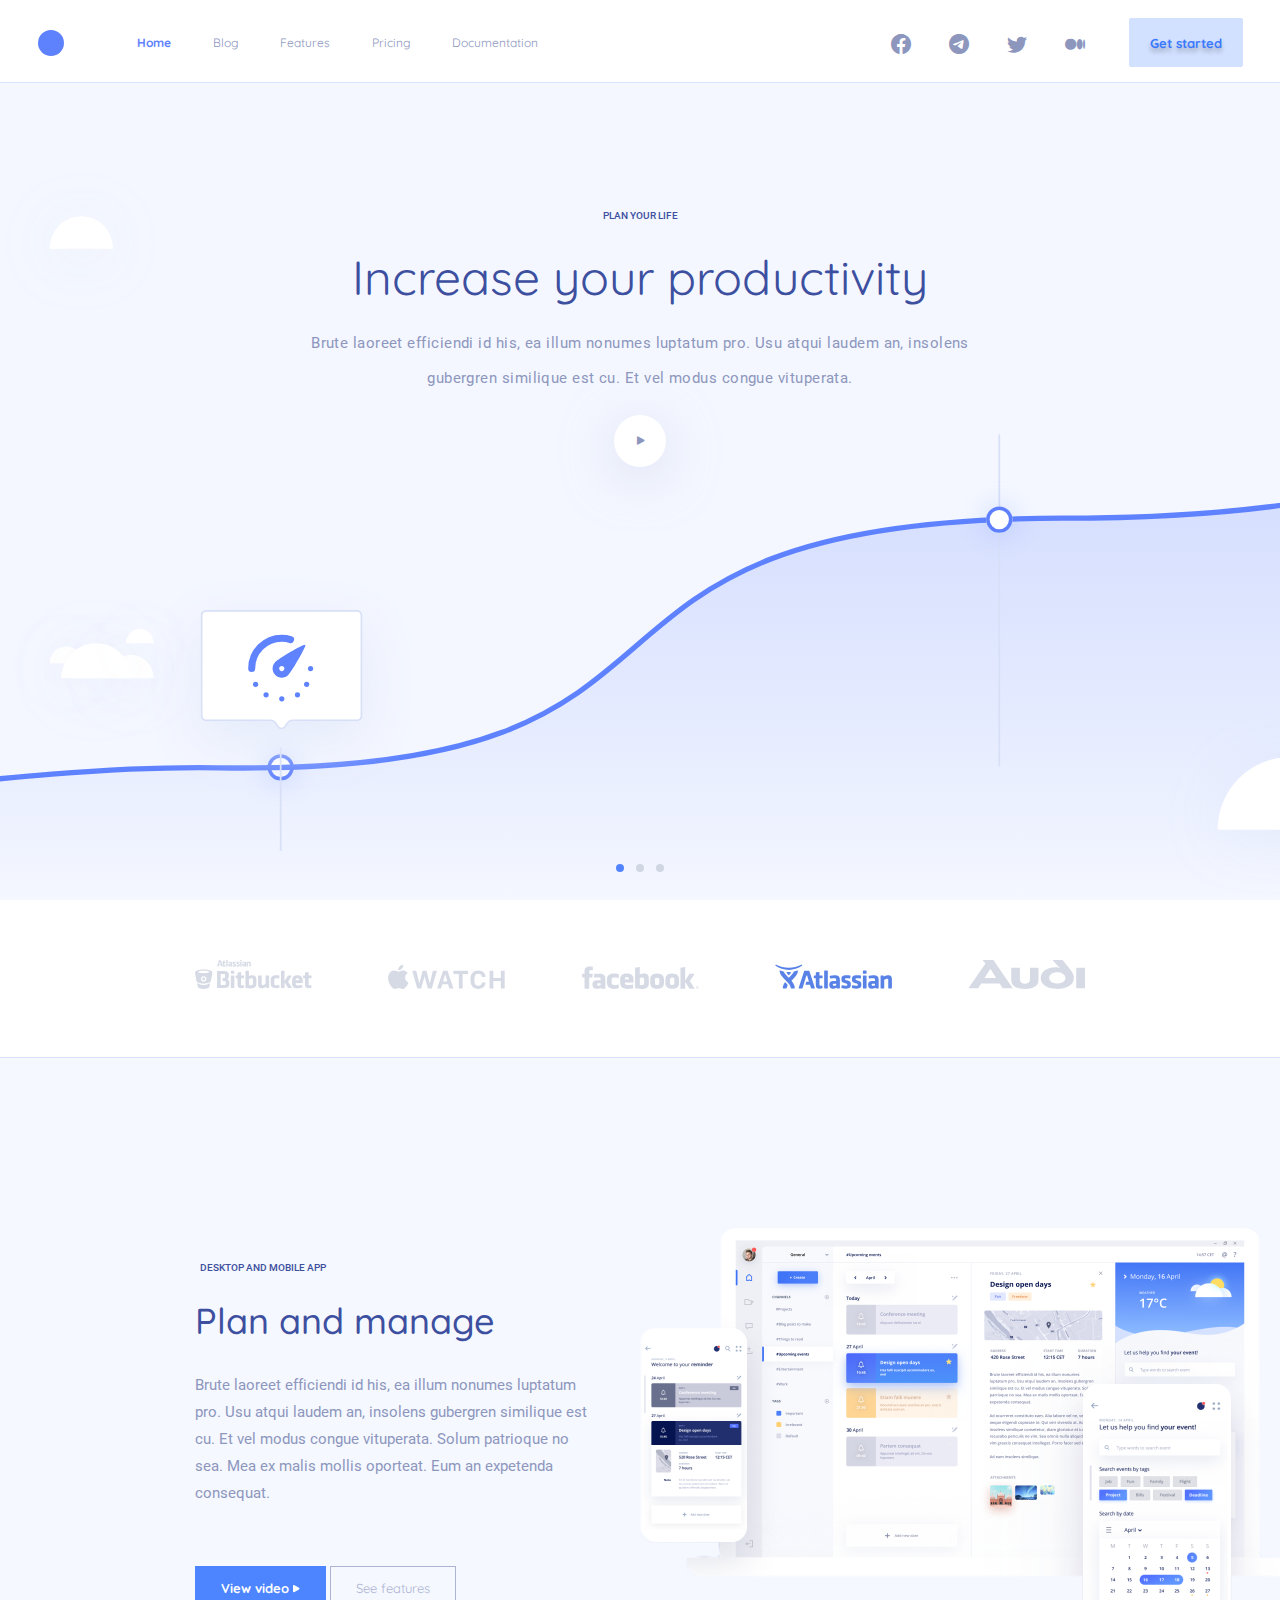
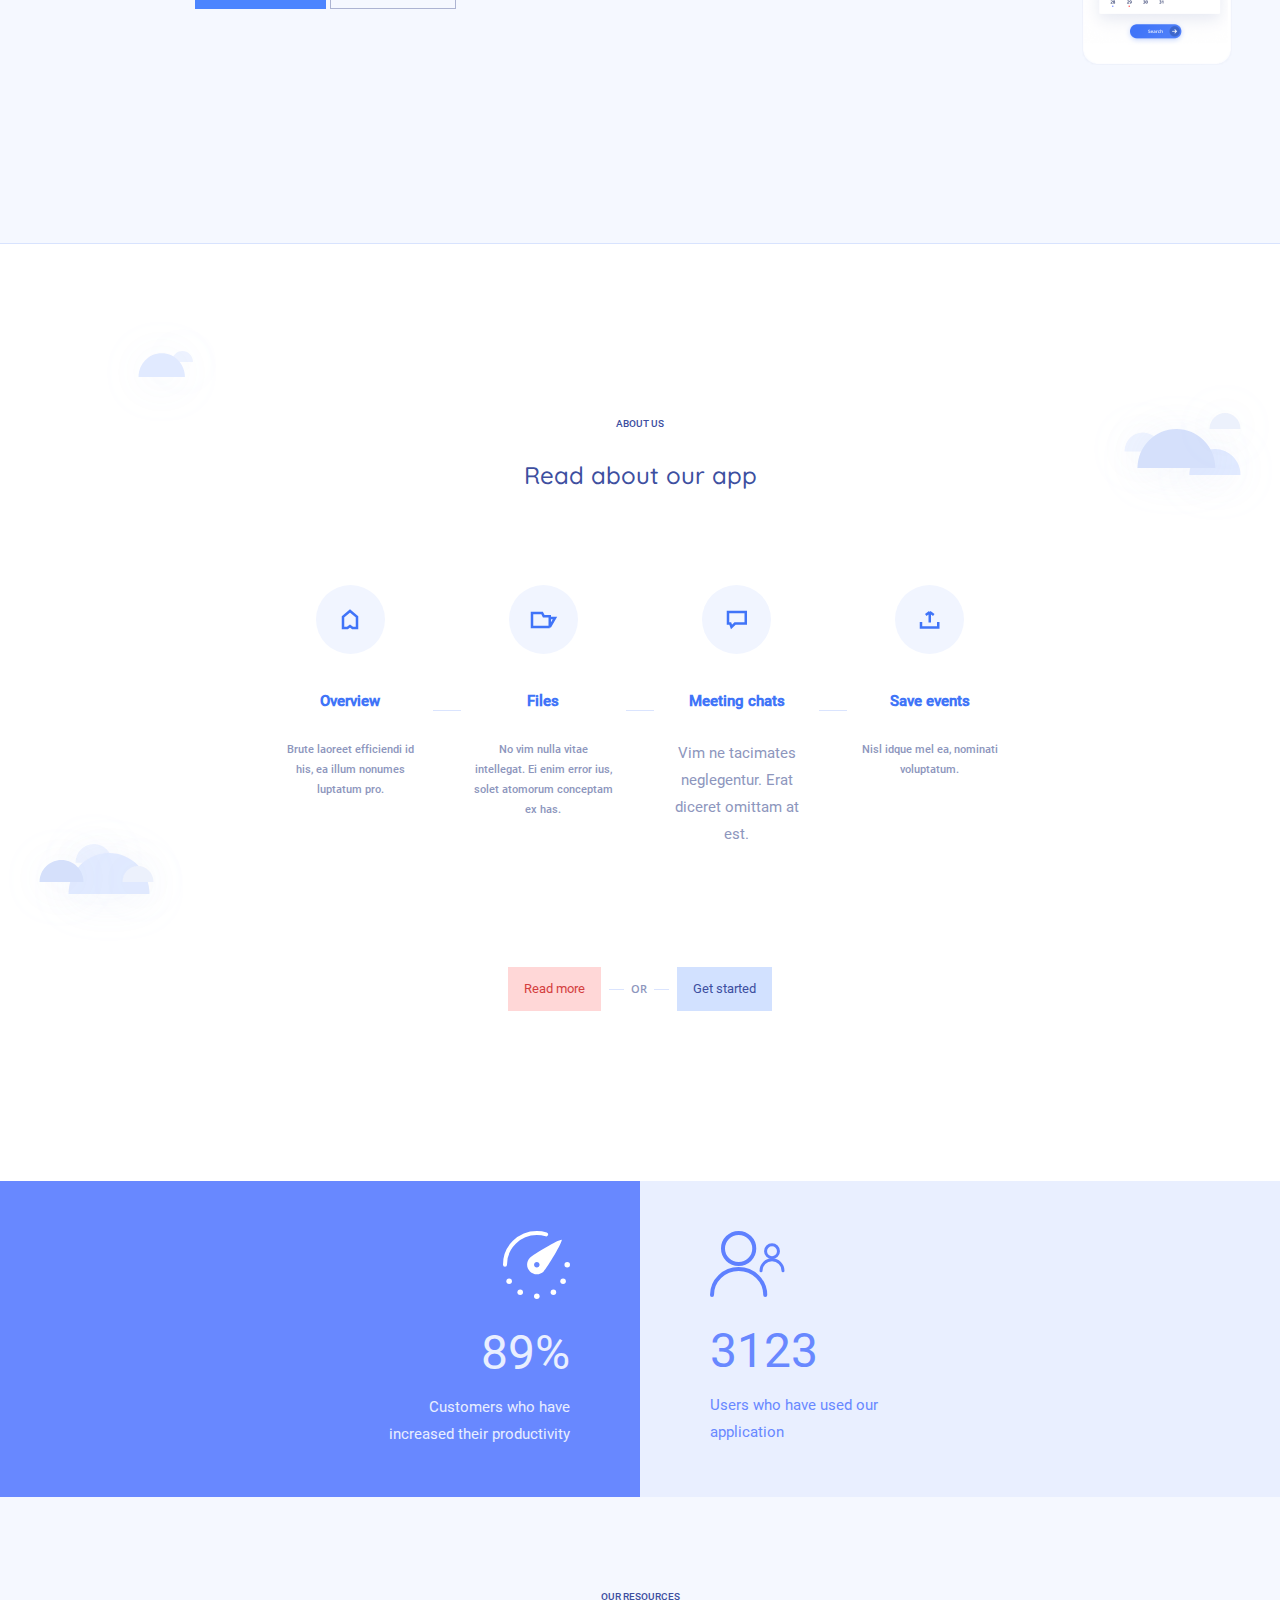
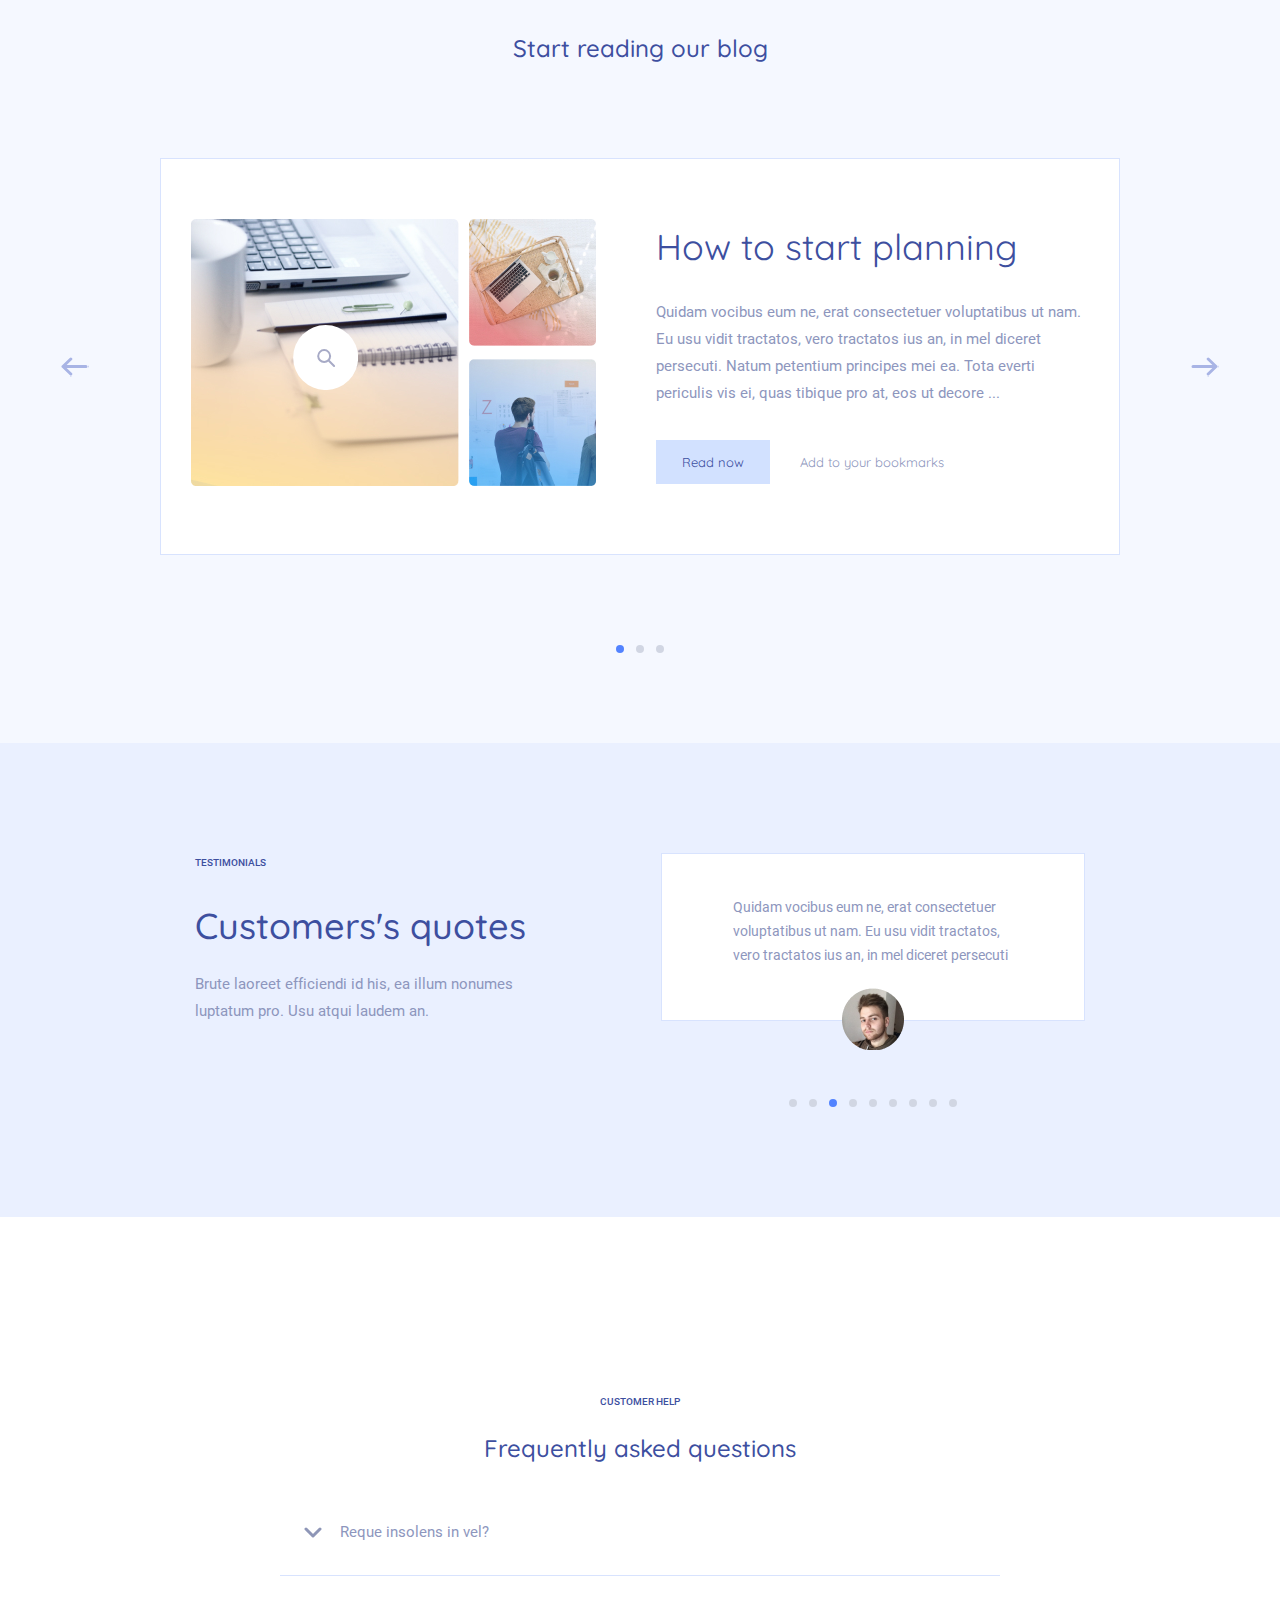
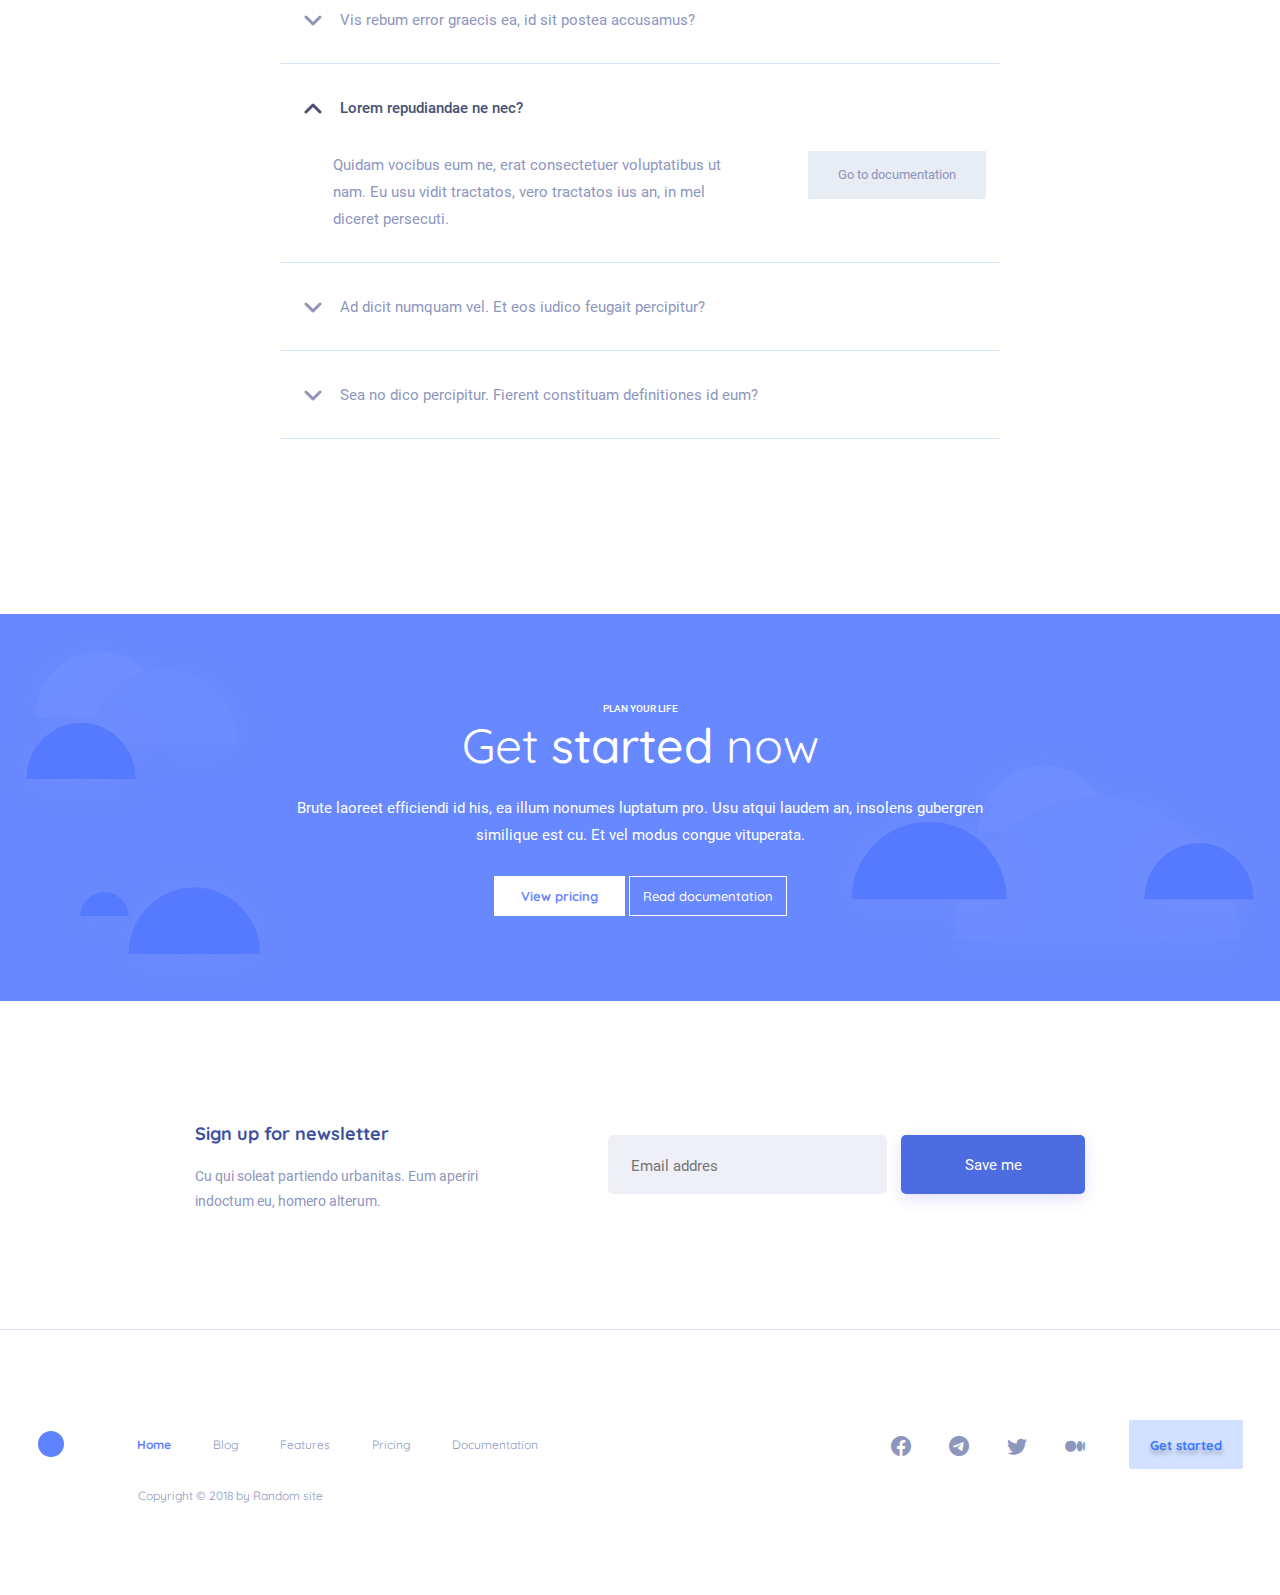
<file: html/index.html>
<!doctype html>
<html lang="en">
<head>
    <meta charset="UTF-8">
    <meta name="viewport"
          content="width=device-width, user-scalable=no, initial-scale=1.0, maximum-scale=1.0, minimum-scale=1.0">
    <meta http-equiv="X-UA-Compatible" content="ie=edge">
    <link rel="stylesheet" href="https://cdn.jsdelivr.net/npm/bootstrap-icons@1.8.3/font/bootstrap-icons.css">
    <link rel="stylesheet" href="../css/style.css">
    <title>Document</title>
</head>
<body>

<header class="header">
    <div class="header__wrapper">
        <div class="container-lg">
            <div class="row">
                <div class="col header__navigation d-flex align-items-center">
                    <div class="header__navigation-logo d-flex align-items-center">
                        <a href="#"></a>
                    </div>


                    <label tabindex="1" for="media-menu-btn"><i class="bi bi-list"></i></label>
                    <input name="ex" id="media-menu-btn" class="header__media-menu-btn" type="checkbox">


                    <nav>
                        <ul class="list-unstyled d-flex">
                            <li><a class="active" href="#">Home</a></li>
                            <li><a href="#">Blog</a></li>
                            <li><a href="#">Features</a></li>
                            <li><a href="#">Pricing</a></li>
                            <li><a href="#">Documentation</a></li>
                            <li class="hidden-desktop"><a href="#">Get started</a></li>
                        </ul>
                    </nav>
                </div>

                <div class="col header__social d-flex justify-content-end align-items-center">
                    <div class="header__social-icons">
                        <ul class="list-unstyled d-flex">
                            <li><a href="#"><i class="bi bi-facebook"></i></a></li>
                            <li><a href="#"><i class="bi bi-telegram"></i></a></li>
                            <li><a href="#"><i class="bi bi-twitter"></i></a></li>
                            <li><a href="#"><i class="bi bi-medium"></i></a></li>
                        </ul>
                    </div>

                    <div class="header__social-cta">
                        <a href="#">
                            Get started
                        </a>
                    </div>
                </div>

            </div>
        </div>
    </div>
</header>
<main>
    <section class="banner">
        <div class="banner__wrapper">
            <div class="container-md">
                <div class="row">
                    <div class="banner__content">

                        <div class="banner__title-wrapper d-flex direction-column text-center">
                            <div class="banner__subtitle">
                                PLAN YOUR LIFE
                            </div>
                            <h1 class="banner__title">
                                Increase your <b>productivity</b>
                            </h1>
                            <p class="banner__description">
                                Brute laoreet efficiendi id his, ea illum nonumes luptatum pro. Usu atqui laudem an,
                                insolens
                                gubergren similique est cu. Et vel modus congue vituperata.
                            </p>
                        </div>

                        <div class="banner__play">
                            <a href="#" class="d-flex align-items-center justify-content-center">
                                <i class="bi bi-play-fill"></i>
                            </a>
                        </div>


                        <div class="banner__controls d-flex align-items-center justify-content-center">
                            <div class="banner__controls-item  banner__controls-item-active"></div>
                            <div class="banner__controls-item "></div>
                            <div class="banner__controls-item "></div>
                        </div>
                    </div>
                </div>
            </div>
        </div>
    </section>
    <section class="customers">
        <div class="container-md">
            <div class="customers__inner">
                <ul class="customers__menu d-flex">
                    <li class="customers__list"><a class="customers__link" href="">
                        <svg class="customers__img" width="117" height="29" viewBox="0 0 117 29" fill="none"
                             xmlns="http://www.w3.org/2000/svg">
                            <path fill-rule="evenodd" clip-rule="evenodd"
                                  d="M14.9321 23.2004C14.7617 23.2004 14.677 23.2835 14.677 23.2835C14.677 23.2835 12.5431 24.9461 8.7024 24.9461C4.86351 24.9452 2.73231 23.2826 2.73231 23.2826C2.73231 23.2826 2.56199 23.2004 2.47729 23.2004C2.30607 23.2004 2.13484 23.2835 2.13484 23.532V23.6142C2.47638 25.3547 2.73231 26.5972 2.73231 26.7626C2.98732 28.006 5.5484 29 8.61952 29C11.6915 29 14.2517 28.006 14.5076 26.7626C14.5076 26.5972 14.7627 25.3547 15.0996 23.6142V23.532C15.1816 23.3657 15.0996 23.2004 14.9266 23.2004H14.9321ZM32.2531 19.1411C33.3624 18.561 33.7895 17.7323 33.7895 16.488V14.7485C33.7895 12.2634 32.2531 11.0218 29.0107 11.0218H22.5261C22.271 11.0218 22.0998 11.1881 22.0998 11.4375V27.6743C22.0998 27.9237 22.2701 28.09 22.5261 28.09H29.5226C32.5946 28.09 34.3861 26.5981 34.3861 24.0308V22.2886C34.3861 20.7984 33.6183 19.639 32.2531 19.1402V19.1411ZM38.909 15.4949H36.2677C36.0127 15.4949 35.8397 15.6612 35.8397 15.9106V27.6743C35.8397 27.922 36.0127 28.09 36.2677 28.09H38.9181C39.1731 28.09 39.3461 27.922 39.3461 27.6743V15.9097C39.3461 15.6621 39.1731 15.494 38.9181 15.494L38.909 15.4949ZM102.481 15.2473C98.9013 15.2473 97.1071 16.9868 97.1071 20.2174V23.4489C97.1071 26.7634 98.9013 28.3376 102.654 28.3376C104.193 28.3376 105.814 28.09 107.18 27.5912C107.351 27.509 107.521 27.3436 107.435 27.0942L107.009 25.2724C107.009 25.1884 106.924 25.023 106.839 25.023C106.753 24.9399 106.584 24.9399 106.497 24.9399C105.304 25.2715 104.109 25.4378 103 25.4378C101.037 25.4378 100.696 24.8576 100.696 23.532V23.1163H107.266C107.521 23.1163 107.694 22.9518 107.694 22.7033V20.3837C107.608 16.9037 105.987 15.2455 102.489 15.2455L102.481 15.2473ZM55.6398 25.3555C54.9567 25.3555 54.4467 25.3555 53.9367 25.2715V18.8864C54.7053 18.5504 55.729 18.2232 56.4959 18.2232C57.5205 18.2232 57.9477 18.6388 57.9477 19.5497V23.2729C57.9477 24.6817 57.6061 25.3449 55.6434 25.3449L55.6398 25.3555ZM116.306 25.6032C116.306 25.52 116.224 25.3555 116.139 25.2715C116.054 25.1831 115.884 25.1831 115.798 25.1831C115.286 25.2627 114.86 25.3511 114.518 25.3511C113.835 25.3511 113.58 25.1035 113.58 24.4402V18.2232H116.139C116.394 18.2232 116.564 18.0551 116.564 17.8075V15.9061C116.564 15.6585 116.394 15.4905 116.139 15.4905H113.579V12.5102C113.579 12.3422 113.492 12.2581 113.406 12.1759C113.321 12.0928 113.151 12.0928 113.065 12.0928L110.421 12.4288C110.166 12.4288 109.993 12.6764 109.993 12.8418V15.4931H108.545C108.29 15.4931 108.116 15.6594 108.116 15.9088V17.8128C108.116 18.0604 108.29 18.2285 108.545 18.2285H109.993V24.8541C109.993 27.0915 111.189 28.2501 113.663 28.2501C114.346 28.2501 115.539 28.0865 116.308 27.8344C116.479 27.7548 116.65 27.5868 116.563 27.3392L116.308 25.6005L116.306 25.6032ZM48.8163 25.6032C48.8163 25.52 48.7316 25.3555 48.646 25.2715C48.5613 25.1831 48.391 25.1831 48.3054 25.1831C47.8773 25.2627 47.3673 25.3511 47.0257 25.3511C46.3427 25.3511 46.0876 25.1035 46.0876 24.4402V18.2232H48.6469C48.9019 18.2232 49.075 18.0551 49.075 17.8075V15.9061C49.075 15.6585 48.9019 15.4905 48.6469 15.4905H46.0849V12.5102C46.0849 12.3422 45.9993 12.2581 45.9137 12.1759C45.8281 12.0928 45.6587 12.0928 45.5721 12.0928L42.9291 12.4288C42.6741 12.4288 42.5038 12.6764 42.5038 12.8418V15.4931H41.0484C40.7933 15.4931 40.6203 15.6594 40.6203 15.9088V17.8128C40.6203 18.0604 40.7915 18.2285 41.0484 18.2285H42.4983V24.8541C42.4983 27.0915 43.6914 28.2501 46.166 28.2501C46.849 28.2501 48.0422 28.0865 48.8072 27.8344C48.9802 27.7548 49.1487 27.5868 49.0622 27.3392L48.8072 25.6005L48.8163 25.6032ZM84.227 25.4378C84.227 25.3547 84.1414 25.1884 84.0567 25.1062C83.972 25.023 83.8017 25.023 83.7161 25.023C82.9483 25.1884 82.1805 25.2706 81.4118 25.2706C79.7059 25.2706 79.2788 24.8576 79.2788 23.4489V20.0529C79.2788 18.6432 79.7906 18.2294 81.4118 18.2294C81.8399 18.2294 82.778 18.3125 83.7161 18.477C83.8008 18.477 83.9711 18.477 84.0567 18.3947C84.1405 18.3125 84.2261 18.2294 84.2261 18.0631L84.5695 16.075C84.5695 15.8274 84.4829 15.6612 84.227 15.578C83.2042 15.2464 82.0093 15.1624 81.3271 15.1624C77.3161 15.1624 75.694 16.5721 75.694 20.0529V23.3657C75.694 26.8457 77.3152 28.2545 81.3244 28.2545C82.2625 28.2545 83.3718 28.0891 84.2252 27.8388C84.4802 27.7575 84.5667 27.5912 84.5667 27.3436L84.2243 25.4378H84.227ZM25.6919 25.1062H28.8504C30.2166 25.1062 30.7266 24.7745 30.7266 23.6974V22.4504C30.7266 21.3715 30.3022 20.9558 29.1054 20.9558H27.9943C27.7393 20.9558 27.5662 20.7878 27.5662 20.5402V18.4805C27.5662 18.2311 27.7393 18.0649 27.9943 18.0649H28.5918C29.7011 18.0649 30.1273 17.651 30.1273 16.657V15.1642C30.1273 14.584 29.9616 14.0039 28.5972 14.0039H25.6837V25.1062H25.6919ZM73.6439 15.4949H71.0026C70.7476 15.4949 70.5746 15.6612 70.5746 15.9106V24.029C69.6365 24.526 68.2703 25.023 67.5053 25.023C66.9069 25.023 66.6492 24.7754 66.6492 24.1944V15.9159C66.6492 15.6682 66.4761 15.5002 66.2211 15.5002H63.5717C63.3167 15.5002 63.1454 15.6682 63.1454 15.9159V24.5322C63.1454 27.0173 64.1673 28.3438 66.2147 28.3438C67.5809 28.3438 69.5427 27.8459 71.1638 27.1004L71.3342 27.7637C71.4225 27.9299 71.5937 28.0962 71.7622 28.0962H73.7267C73.9818 28.0962 74.153 27.9282 74.153 27.6805V15.9097C74.0674 15.7416 73.898 15.494 73.6411 15.494L73.6439 15.4949ZM8.70604 9.53077C3.92541 9.53077 0 10.7715 0 12.3457C0 12.7613 1.0237 18.6424 1.45086 20.9629C1.62117 22.0392 4.43818 23.5311 8.70331 23.5311C12.9694 23.5311 15.6998 22.0454 15.9558 20.9665C16.3747 18.6494 17.4039 12.7684 17.4039 12.3528C17.3128 10.7786 13.4785 9.53696 8.69693 9.53696L8.70604 9.53077ZM8.70604 21.6262C7.1714 21.6262 5.97647 20.4659 5.97647 18.9749C5.97647 17.4803 7.16957 16.3218 8.70513 16.3218C10.2407 16.3218 11.4356 17.4803 11.4356 18.9749C11.4356 20.381 10.2407 21.6191 8.70513 21.6191L8.70604 21.6262ZM96.5934 27.3427L93.0943 21.7093L96.5096 16.1644C96.5943 15.9963 96.5943 15.8354 96.5096 15.7487C96.4231 15.5869 96.2528 15.5011 96.0816 15.5011H93.1808C93.0096 15.5011 92.8383 15.5869 92.7527 15.7487L89.5104 21.222V11.1049C89.5104 10.8555 89.3373 10.6893 89.0823 10.6893H86.4365C86.1815 10.6893 86.0085 10.8555 86.0085 11.1049V27.5894C86.0085 27.8371 86.1815 28.0051 86.4365 28.0051H89.0814C89.3364 28.0051 89.5095 27.8371 89.5095 27.5894V22.2037L92.9194 27.8371C93.005 28.0051 93.1744 28.0873 93.2609 28.0873H96.1608C96.4158 28.0873 96.5889 27.9211 96.5889 27.6717C96.6727 27.5072 96.6727 27.4241 96.5889 27.3409L96.5934 27.3427ZM100.604 20.3032V19.8875C100.604 18.6494 101.2 18.1542 102.48 18.1542C103.931 18.1542 104.187 18.8175 104.187 19.8964V20.312H100.604V20.3032ZM8.70695 17.5696C9.45925 17.5696 10.0731 18.1692 10.0731 18.8962C10.0731 19.6302 9.45925 20.2227 8.70695 20.2227C7.95466 20.2227 7.3408 19.6302 7.3408 18.8962C7.3408 18.1692 7.95284 17.5696 8.70695 17.5696ZM57.4276 15.2526C56.148 15.2526 54.7828 15.5869 53.9303 15.9159V11.1934C53.9303 10.9457 53.7591 10.7777 53.5022 10.7777H50.8573C50.6023 10.7777 50.4293 10.9457 50.4293 11.1934V27.5983C50.4293 27.8459 50.6023 28.0139 50.7708 28.0139C52.392 28.2616 54.3547 28.4296 55.464 28.4296C60.4131 28.4296 61.4368 26.3584 61.4368 23.2914V19.7275C61.4368 16.7472 60.0707 15.2526 57.4267 15.2526H57.4276ZM36.2668 13.758C36.0118 13.758 35.8388 13.5918 35.8388 13.3424V11.1049C35.8388 10.8555 36.0118 10.6893 36.2668 10.6893H38.9126C39.1694 10.6893 39.3407 10.9387 39.3407 11.1049V13.3406C39.3407 13.5882 39.1694 13.7563 38.9126 13.7563H36.2668V13.758ZM8.70513 13.1743C5.63219 13.1743 3.15855 12.6791 3.15855 12.0158C3.15855 11.3526 5.63219 10.8555 8.70513 10.8555C11.7762 10.8555 14.2517 11.3526 14.2517 12.0141C14.2517 12.6773 11.7762 13.1752 8.70513 13.1752V13.1743ZM42.92 6.63006C42.4938 6.63006 41.8107 6.4638 41.4691 6.21441C41.3872 6.21441 41.3872 6.13305 41.3872 6.04992L41.5575 5.38665L41.6395 5.3044H41.8098C42.2378 5.39284 42.6622 5.47243 43.0885 5.47243C43.6076 5.47243 43.6076 5.31325 43.6076 5.05678C43.6076 4.8976 43.6076 4.72957 42.838 4.56154C41.6449 4.31392 41.4719 3.9867 41.4719 3.07581C41.4719 2.24805 41.7287 1.66968 43.2661 1.66968C43.6914 1.66968 44.2889 1.74927 44.6322 1.83417C44.6322 1.83417 44.7142 1.9173 44.7142 1.99954L44.6295 2.74241L44.5448 2.82554H44.3736C44.2224 2.82554 44.0402 2.8105 43.8544 2.79282L43.6932 2.7769C43.5074 2.75921 43.3253 2.74152 43.1759 2.74152C42.6641 2.74152 42.6641 2.82377 42.6641 3.07227C42.6641 3.40833 42.6641 3.40833 43.2615 3.57282C44.5402 3.90534 44.7097 4.15385 44.7097 5.14699C44.7097 6.05257 44.3727 6.63095 42.9519 6.63979H42.9191L42.92 6.63006ZM39.1631 6.63006C38.653 6.63006 38.0547 6.4638 37.4572 6.21441C37.3716 6.21441 37.3716 6.13305 37.3716 6.04992L37.5428 5.38665L37.6339 5.3044H37.8069C38.2323 5.39284 38.6594 5.47243 39.0857 5.47243C39.5957 5.47243 39.5957 5.31325 39.5957 5.05678C39.5957 4.8976 39.5957 4.72957 38.8288 4.56154C37.6357 4.31392 37.4627 3.9867 37.4627 3.07581C37.4627 2.24805 37.7204 1.66968 39.2569 1.66968C39.6831 1.66968 40.2806 1.74927 40.623 1.83417C40.7068 1.83417 40.7924 1.9173 40.7924 1.99954L40.7086 2.74594L40.6249 2.82819H40.5338C40.3853 2.82819 40.2032 2.8105 40.0174 2.79282L39.8571 2.77778C39.6713 2.76009 39.4891 2.74594 39.3379 2.74594C38.8188 2.74594 38.8188 2.82554 38.8188 3.07316C38.8188 3.40656 38.8188 3.40656 39.4181 3.57194C40.6977 3.90534 40.8689 4.15385 40.9536 5.1461C40.9536 6.05257 40.6167 6.63183 39.1959 6.64068H39.1631V6.63006ZM54.6097 1.74131C54.0969 1.74131 53.4139 1.90757 52.7317 2.15696L52.6461 1.90757C52.6461 1.82444 52.5614 1.82444 52.4758 1.82444H51.708C51.6224 1.82444 51.5368 1.90757 51.5368 1.98981V6.38244C51.5368 6.4638 51.6224 6.54693 51.708 6.54693H52.7317C52.8173 6.54693 52.902 6.4638 52.902 6.38156V3.3137C53.2436 3.14833 53.7554 2.98295 54.0969 2.98295C54.352 2.98295 54.4385 3.0652 54.4385 3.3137V6.38244C54.4385 6.4638 54.5232 6.54693 54.6088 6.54693H55.6289C55.7108 6.54693 55.8019 6.4638 55.8019 6.38156V3.14568C55.7108 2.15165 55.3738 1.73689 54.6088 1.73689L54.6097 1.74131ZM46.4173 1.82444H45.3927C45.308 1.82444 45.2233 1.90757 45.2233 1.98981V6.38244C45.2233 6.4638 45.308 6.54693 45.3936 6.54693H46.4228C46.5121 6.54693 46.5959 6.4638 46.5959 6.38156V1.98716C46.5959 1.90492 46.5121 1.82179 46.4228 1.82179L46.4173 1.82444ZM32.4234 0.00265309H31.3997C31.315 0.00265309 31.2294 0.0848987 31.2294 0.167144V6.38244C31.2294 6.4638 31.3113 6.54693 31.3933 6.54693H32.4225C32.5044 6.54693 32.59 6.4638 32.59 6.38156V0.165376C32.59 0.08313 32.5044 -1.30726e-08 32.4197 -1.30726e-08L32.4234 0.00265309ZM25.9387 0.250274C25.9387 0.167144 25.854 0.167144 25.7684 0.167144H24.2328C24.1472 0.167144 24.0616 0.250274 24.0616 0.250274L22.0943 6.29931V6.4638C22.0943 6.54693 22.1763 6.54693 22.261 6.54693H23.3722C23.4559 6.54693 23.5406 6.4638 23.5406 6.4638L24.9068 1.98893C24.9068 1.98893 24.9068 1.90757 25.0771 1.90757C25.1609 1.90757 25.2465 1.98981 25.2465 1.98981L25.8449 4.06187H24.9906C24.9032 4.06187 24.8175 4.14412 24.8175 4.14412L24.5625 4.96658V5.1293C24.5625 5.1293 24.6472 5.21243 24.7328 5.21243H26.181L26.5234 6.37271C26.5234 6.45407 26.609 6.45407 26.6946 6.45407H27.8058C27.8914 6.45407 27.8914 6.45407 27.9788 6.37006V6.20203L25.9387 0.24939V0.250274ZM34.7276 5.55291C35.1557 5.55291 35.4107 5.46978 35.581 5.38753V4.72426H34.7276C34.3861 4.72426 34.3014 4.88964 34.3014 5.13814C34.3014 5.46713 34.3852 5.55114 34.7203 5.55379H34.7276V5.55291ZM30.6319 5.55291C30.6319 5.46978 30.6319 5.46978 30.5472 5.46978H30.376C30.2057 5.55291 30.0344 5.55291 29.8641 5.55291C29.6091 5.55291 29.5226 5.46978 29.5226 5.22127V2.81846H30.4607C30.5472 2.81846 30.6319 2.73622 30.6319 2.65309V1.98981C30.6319 1.90757 30.5472 1.82444 30.4616 1.82444H29.5235V0.664156C29.5235 0.58191 29.5235 0.58191 29.4379 0.58191C29.4379 0.58191 29.3523 0.502318 29.2667 0.58191L28.2429 0.749939C28.1573 0.749939 28.0726 0.838375 28.0726 0.917968V1.90845H27.5608C27.4788 1.90845 27.3968 1.99512 27.3968 2.07648V2.82377C27.3968 2.90778 27.4843 2.9918 27.5699 2.9918H28.0827V5.47685C28.0827 6.30462 28.5089 6.71938 29.4488 6.71938C29.7038 6.71938 30.1301 6.63537 30.3869 6.55135C30.7275 6.38598 30.7275 6.38598 30.7275 6.30373L30.6419 5.55733L30.6319 5.55291ZM48.8063 5.55291C49.2344 5.55291 49.4894 5.46978 49.6597 5.38753V4.72426H48.8063C48.4657 4.72426 48.3801 4.88964 48.3801 5.13814C48.3801 5.46713 48.4638 5.55114 48.799 5.55379H48.8063V5.55291ZM34.9826 1.74131C34.4726 1.74131 33.8742 1.82444 33.448 1.90757C33.3624 1.90757 33.2777 1.98981 33.3624 2.07294L33.4535 2.73622C33.4535 2.81846 33.4535 2.81846 33.5427 2.81846H33.6274C34.0555 2.73622 34.4808 2.73622 34.8205 2.73622C35.5036 2.73622 35.6748 2.90159 35.6748 3.31547V3.73112H34.6457C33.621 3.73112 33.1948 4.14412 33.1948 5.0559C33.1948 5.96679 33.7066 6.4638 34.4744 6.4638C34.9845 6.4638 35.4125 6.29843 35.8388 6.13305V6.29843C35.8388 6.38156 35.9244 6.38156 36.0091 6.38156H36.7778C36.8597 6.38156 36.9508 6.29312 36.9508 6.21353V3.3933C36.9508 2.15077 36.4408 1.736 34.9908 1.736L34.9826 1.74131ZM48.9775 1.74131C48.4657 1.74131 47.8682 1.82444 47.441 1.90757C47.35 1.90757 47.268 1.98981 47.35 2.07294L47.4319 2.73622C47.4319 2.81846 47.4319 2.81846 47.5166 2.81846H47.6023C48.0303 2.73622 48.4556 2.73622 48.7954 2.73622C49.4784 2.73622 49.6515 2.90159 49.6515 3.31547V3.73112H48.6351C47.6123 3.73112 47.1851 4.14412 47.1851 5.0559C47.1851 5.96679 47.697 6.4638 48.4657 6.4638C48.9775 6.4638 49.4038 6.29843 49.8318 6.13305L49.9156 6.29843C49.9156 6.38156 50.0012 6.38156 50.0868 6.38156H50.8546C50.9402 6.38156 51.0249 6.29312 51.0249 6.21353V3.3933C50.9402 2.15077 50.4275 1.736 48.9775 1.736V1.74131ZM46.4183 0.00176874H45.3927C45.308 0.00176874 45.2233 0.0848987 45.2233 0.167144V0.995792C45.2233 1.07538 45.308 1.15498 45.3936 1.15498H46.4228C46.5121 1.15498 46.5959 1.07008 46.5959 0.986948V0.165376C46.5959 0.08313 46.5121 -1.30726e-08 46.4228 -1.30726e-08L46.4183 0.00176874Z"
                                  fill="#D6DAE5"/>
                        </svg>
                    </a></li>
                    <li class="customers__list"><a class="customers__link" href="">
                        <svg class="customers__img" width="117" height="25" viewBox="0 0 117 25" fill="none"
                             xmlns="http://www.w3.org/2000/svg">
                            <path fill-rule="evenodd" clip-rule="evenodd"
                                  d="M15.2126 6.51992C13.1534 6.37223 11.4065 7.63687 10.4329 7.63687C9.44383 7.63687 7.9192 6.55176 6.30258 6.58006C4.18049 6.61189 2.22325 7.77925 1.12942 9.6258C-1.07555 13.3428 0.566561 18.8488 2.71415 21.8627C3.76427 23.3378 5.01658 24.9969 6.66234 24.9368C8.24708 24.8757 8.84545 23.9401 10.7599 23.9401C12.6734 23.9401 13.2135 24.9368 14.8884 24.9049C16.5925 24.8757 17.6735 23.4033 18.7155 21.9202C19.9222 20.2107 20.4186 18.5561 20.4477 18.4659C20.4095 18.4535 17.1243 17.2269 17.0916 13.5524C17.0624 10.481 19.6745 9.00321 19.7938 8.93157C18.3102 6.81176 16.0196 6.57829 15.2126 6.51992ZM97.5088 18.5172V18.8426C97.5088 22.0502 95.0926 24.92 90.2436 24.92C85.4083 24.92 82.534 21.9724 82.534 16.821V14.6693C82.534 9.57097 85.422 6.53142 90.2564 6.53142C94.7956 6.53142 97.5088 9.31008 97.5088 12.7786V12.9607H93.8685C93.8685 11.2008 92.7136 9.63553 90.2828 9.63553C87.6907 9.63553 86.3874 11.3176 86.3874 14.6693V16.821C86.3874 20.2116 87.678 21.7902 90.3092 21.7902C92.9286 21.7902 93.8685 20.3549 93.8685 18.5172H97.5088ZM31.3087 19.5342H31.3624L34.6266 6.81883H38.481L41.7579 19.5342H41.8116L44.8481 6.81883H48.9038L43.8135 24.621H39.9582L36.5875 12.4522H36.5201L33.1484 24.621H29.3214L24.2174 6.81883H28.274L31.3087 19.5342ZM105.352 13.9654H112.846V6.81883H116.661V24.621H112.846V17.0306H105.352V24.621H101.552V6.81883H105.352V13.9654ZM80.0758 6.81883V9.89641H74.6103V24.621H70.8224V9.89641H65.3696V6.81883H80.0758ZM59.5398 6.81883L65.4361 24.6202H61.3659L60.0589 20.1338H54.26L52.9321 24.6202H49.1315L55.0415 6.81883H59.5398ZM59.2638 17.3958L57.2036 10.3271H57.1636L55.0715 17.3958H59.2638ZM13.8583 4.62473C12.9785 5.6046 11.5932 6.35012 10.2335 6.24842C10.0404 4.85467 10.7508 3.40077 11.5595 2.49165C12.4621 1.46756 13.984 0.700816 15.2427 0.653061C15.4048 2.07335 14.8155 3.50424 13.9412 4.52834L13.9002 4.57698L13.8583 4.62473Z"
                                  fill="#D6DAE5"/>
                        </svg>
                    </a></li>
                    <li class="customers__list"><a class="customers__link" href="">
                        <svg class="customers__img" width="117" height="23" viewBox="0 0 117 23" fill="none"
                             xmlns="http://www.w3.org/2000/svg">
                            <path fill-rule="evenodd" clip-rule="evenodd"
                                  d="M115.316 20.0765C116.111 20.0765 116.744 20.7044 116.744 21.4915C116.744 22.2874 116.111 22.9065 115.309 22.9065C114.515 22.9065 113.87 22.2874 113.87 21.4915C113.87 20.7044 114.515 20.0765 115.309 20.0765H115.316ZM23.3761 22.7172H19.4415L19.2739 21.7533C17.4761 22.7172 15.8731 22.8747 14.8166 22.8747C11.9295 22.8747 10.394 21.0069 10.394 18.421C10.394 15.3717 12.1863 14.2822 15.3923 14.2822H18.6528V13.6242C18.6528 12.0678 18.4707 11.6114 15.9934 11.6114H11.9696L12.3649 7.79098H16.7784C22.1921 7.79098 23.3797 9.45358 23.3797 13.6561V22.7172H23.3761ZM81.9931 16.7266C81.9931 19.8395 80.6689 22.8587 75.1259 22.8587C69.5775 22.8587 68.2278 19.8395 68.2278 16.7266V13.7197C68.2278 10.6068 69.5757 7.58758 75.1241 7.58758C80.6798 7.58758 82.0095 10.6068 82.0095 13.7215V16.7283L81.9931 16.7266ZM97.1083 16.7266C97.1083 19.8395 95.7822 22.8587 90.2411 22.8587C84.6908 22.8587 83.3411 19.8395 83.3411 16.7266V13.7197C83.3411 10.6068 84.689 7.58758 90.2393 7.58758C95.7767 7.58758 97.1064 10.6068 97.1064 13.7215V16.7283L97.1083 16.7266ZM115.309 20.2994C114.672 20.2994 114.143 20.83 114.143 21.4897C114.143 22.1619 114.672 22.6889 115.316 22.6889C115.963 22.7066 116.482 22.176 116.482 21.5039C116.482 20.8495 115.963 20.3153 115.316 20.3153H115.309V20.2994ZM7.24451 22.6872H2.52673V11.615H0.166016V7.79452H2.52491V5.50402C2.52491 2.39107 3.85463 0.537445 7.63979 0.537445H10.791V4.35789H8.82378C7.34834 4.35789 7.24998 4.88851 7.24998 5.88607L7.23176 7.79629H10.802L10.383 11.6167H7.23358V22.6889L7.24451 22.6872ZM115.038 22.3157H114.779V20.7363C114.925 20.7186 115.052 20.7009 115.253 20.7009C115.502 20.7009 115.664 20.7487 115.763 20.8176C115.861 20.8884 115.908 20.9945 115.908 21.1448C115.908 21.3518 115.77 21.4774 115.599 21.5287V21.541C115.737 21.5658 115.835 21.6896 115.872 21.9231C115.908 22.1672 115.945 22.2627 115.97 22.3122H115.697C115.661 22.2627 115.619 22.1176 115.588 21.9125C115.551 21.7091 115.442 21.6348 115.238 21.6348H115.056V22.314L115.038 22.3157ZM115.038 21.4402H115.225C115.438 21.4402 115.619 21.3642 115.619 21.1696C115.619 21.0316 115.517 20.8937 115.225 20.8937C115.141 20.8937 115.08 20.899 115.038 20.9061V21.4402ZM15.1136 18.3626C15.1136 19.1975 15.5216 19.6308 16.4178 19.6308C17.3832 19.6308 17.9515 19.3266 18.6546 19.0118V17.3403H16.5489C15.5507 17.3403 15.1136 17.5172 15.1136 18.3609V18.3626ZM60.1821 11.4009C59.2166 11.4009 58.5244 11.7016 57.8213 12.02V19.0595C58.4953 19.1214 58.8815 19.1214 59.5226 19.1214C61.836 19.1214 62.1493 18.0956 62.1493 16.6629V13.2952C62.1493 12.2411 61.785 11.3903 60.1821 11.3903V11.4009ZM75.1096 11.4009C73.503 11.4009 72.9474 12.2499 72.9474 13.2935V17.1493C72.9474 18.2105 73.503 19.0595 75.1096 19.0595C76.7125 19.0595 77.2699 18.2105 77.2699 17.1493V13.2935C77.2699 12.2393 76.7052 11.3886 75.1023 11.3886L75.1096 11.4009ZM36.7534 11.8785C34.3053 11.4717 33.6022 11.3833 32.4255 11.3833C30.3088 11.3833 29.6695 11.8307 29.6695 13.5765V16.8663C29.6695 18.6085 30.307 19.0595 32.4255 19.0595C33.604 19.0595 34.3053 18.9711 36.7534 18.5643V22.2857C34.6095 22.7544 33.2124 22.8764 32.032 22.8764C26.9645 22.8764 24.9499 20.2941 24.9499 16.5621V13.8913C24.9499 10.1522 26.9645 7.56459 32.032 7.56459C33.2124 7.56459 34.6095 7.6884 36.7534 8.15711V11.8785ZM51.5261 16.5656H42.8702V16.8663C42.8702 18.6085 43.5077 19.0595 45.6243 19.0595C47.5278 19.0595 48.6845 18.9711 51.129 18.5643V22.2857C48.7738 22.7544 47.546 22.8764 45.2327 22.8764C40.1688 22.8764 38.1651 20.2941 38.1651 16.5621V13.5022C38.1651 10.2354 39.6588 7.55928 44.8502 7.55928C50.0507 7.55928 51.5352 10.2035 51.5352 13.5022V16.5621L51.5261 16.5656ZM90.2228 11.4009C88.6199 11.4009 88.0643 12.2499 88.0643 13.2988V17.1599C88.0643 18.2211 88.6199 19.0701 90.2228 19.0701C91.8258 19.0701 92.3905 18.2211 92.3905 17.1599V13.297C92.3905 12.2411 91.8258 11.3903 90.2228 11.3903V11.4009ZM112.622 22.6854H107.509L103.181 15.6813V22.6854H98.4635V1.67827L103.181 0.917721V14.4396L107.507 7.78921H112.608L107.881 15.041L112.604 22.6819L112.622 22.6854ZM44.8374 11.0118C43.2345 11.0118 42.8702 11.8608 42.8702 12.922V13.511H46.8047V12.9167C46.8047 11.8732 46.4404 11.0171 44.8374 11.0171V11.0118ZM66.8707 16.6364C66.8707 20.2446 65.796 22.88 59.3478 22.88C57.0235 22.88 55.6573 22.6783 53.089 22.2963V1.67473L57.8068 0.914183V8.12527C58.8268 7.75738 60.1474 7.57166 61.3497 7.57166C66.0674 7.57166 66.8507 9.62338 66.8507 12.9185V16.6505L66.8707 16.6364Z"
                                  fill="#D6DAE5"/>
                        </svg>
                    </a></li>
                    <li class="customers__list"><a class="customers__link" href="">
                        <svg class="customers__img" width="117" height="25" viewBox="0 0 117 25" fill="none"
                             xmlns="http://www.w3.org/2000/svg">
                            <path fill-rule="evenodd" clip-rule="evenodd"
                                  d="M82.2614 16.4009C80.5674 15.9764 80.5674 15.9587 80.5674 15.0567C80.5674 14.4491 80.6293 14.159 82.0246 14.159C82.9827 14.159 84.3926 14.3182 85.2997 14.4721C85.4236 14.4898 85.5511 14.4633 85.6531 14.3837C85.7551 14.3129 85.8207 14.198 85.8353 14.0741L86.0939 12.0534C86.1121 11.8234 85.9664 11.6112 85.7296 11.5581C84.6731 11.3229 83.2159 11.169 82.0137 11.169C77.8059 11.169 76.9498 12.7078 76.9498 15.0195C76.9498 17.5603 77.4325 18.4155 80.6512 19.176C82.7714 19.6713 82.7714 20.0383 82.7714 20.6485C82.7714 21.4497 82.6986 21.7274 81.3142 21.7274C80.1958 21.7274 78.9025 21.5594 77.7658 21.264C77.6383 21.2339 77.5108 21.2534 77.4015 21.3171C77.2922 21.386 77.2139 21.4939 77.1902 21.6178L76.8423 23.5465C76.8004 23.7676 76.9334 23.9843 77.152 24.0533C78.3943 24.4424 80.1757 24.7077 81.4836 24.7077C85.5529 24.7077 86.3835 23.0451 86.3835 20.5689C86.3835 17.8274 85.8844 17.3144 82.2559 16.3823L82.2614 16.4V16.4009ZM71.7092 16.4009C70.0152 15.9764 70.0152 15.9587 70.0152 15.0567C70.0152 14.4491 70.0771 14.159 71.4724 14.159C72.4287 14.159 73.8404 14.3182 74.7476 14.4721C74.8714 14.4898 74.9989 14.4633 75.1009 14.3837C75.2029 14.3129 75.2685 14.198 75.2831 14.0741L75.5417 12.0534C75.5709 11.8234 75.4179 11.6112 75.1865 11.5581C74.1483 11.3229 72.691 11.169 71.4888 11.169C67.292 11.169 66.4249 12.7078 66.4249 15.0195C66.4249 17.5603 66.9168 18.4155 70.1336 19.176C72.2539 19.6713 72.2539 20.0383 72.2539 20.6485C72.2539 21.4497 72.181 21.7274 70.7966 21.7274C69.6764 21.7274 68.3831 21.5594 67.2446 21.264C67.1171 21.2339 66.9896 21.2534 66.8803 21.3171C66.771 21.386 66.6927 21.4939 66.669 21.6178L66.3047 23.5368C66.2683 23.7579 66.3958 23.9755 66.6199 24.0444C67.8585 24.4336 69.64 24.6989 70.9496 24.6989C75.0117 24.6989 75.8496 23.0363 75.8496 20.5601C75.8496 17.8185 75.3432 17.3056 71.7147 16.3735L71.7092 16.3912V16.4009ZM34.3586 7.10979C34.2985 6.9223 34.1218 6.79496 33.9178 6.79496H29.6035C29.4031 6.79496 29.2209 6.92142 29.1608 7.10714L23.7172 23.8561C23.6753 23.9887 23.699 24.1391 23.7864 24.254C23.8738 24.369 24.0123 24.4371 24.1598 24.4371H27.1289C27.3347 24.4371 27.5151 24.3044 27.5734 24.1187L31.323 11.7907C31.323 11.7907 31.4232 11.4812 31.7602 11.4812C32.1063 11.4812 32.1973 11.7996 32.1973 11.7996L33.9369 17.6452H31.6053C31.405 17.6452 31.2228 17.7805 31.1682 17.9724L30.4942 20.2894C30.4578 20.4221 30.4942 20.5724 30.5671 20.6786C30.6581 20.7909 30.8039 20.8554 30.9496 20.8554H34.9296L35.977 24.1214C36.0353 24.3071 36.2138 24.4344 36.4142 24.4344H39.3833C39.529 24.4344 39.6711 24.3637 39.7585 24.2487C39.8496 24.132 39.8751 23.9834 39.8314 23.8472L34.3823 7.07972L34.3641 7.10802L34.3586 7.10979ZM91.0995 11.4379H88.3672C88.1122 11.4379 87.9063 11.6386 87.9063 11.8862V24.0197C87.9063 24.2673 88.114 24.4725 88.369 24.4725H91.1013C91.3563 24.4725 91.5631 24.2717 91.5631 24.0214V11.8907C91.5631 11.643 91.3627 11.4458 91.1077 11.4458L91.0986 11.4387L91.0995 11.4379ZM52.3554 6.46774H49.6231C49.3681 6.46774 49.1622 6.66849 49.1622 6.91611V24.0197C49.1622 24.2673 49.3699 24.4725 49.6249 24.4725H52.3572C52.6122 24.4725 52.8181 24.2717 52.8181 24.0214V6.92054C52.8181 6.67291 52.6177 6.4757 52.3627 6.4757L52.3554 6.46863V6.46774ZM113.778 11.177C112.334 11.177 110.362 11.6616 108.696 12.4222L108.495 11.7677C108.441 11.5732 108.258 11.4449 108.053 11.4449H106.032C105.777 11.4449 105.567 11.6457 105.567 11.8933V24.0268C105.567 24.2744 105.767 24.4778 106.022 24.4778H108.755C109.01 24.4778 109.219 24.2779 109.219 24.0268V15.6253C110.203 15.1389 111.587 14.6348 112.41 14.6348C113.025 14.6348 113.253 14.8595 113.253 15.4573V24.0179C113.253 24.2691 113.463 24.4689 113.718 24.4689H116.45C116.705 24.4689 116.911 24.2691 116.911 24.0179V15.1097C116.911 12.5053 115.854 11.1832 113.776 11.1832H113.774L113.778 11.177ZM10.5056 18.3907C10.4327 18.32 10.3289 18.2448 10.1504 18.2448C9.92266 18.2448 9.78969 18.3969 9.73868 18.4712C8.46361 20.3637 7.80785 22.1501 7.71678 23.9454C7.71404 24.078 7.76505 24.2107 7.85795 24.308C7.94902 24.4141 8.08564 24.4672 8.22225 24.4672H11.2496C11.5138 24.4672 11.7324 24.2726 11.7506 24.025C11.8234 23.1583 12.0967 22.2916 12.6067 21.3896C12.7797 21.0712 12.6431 20.7794 12.5429 20.6529C12.042 20.0162 11.4291 19.3441 10.5183 18.419L10.5147 18.4013L10.5056 18.3907ZM61.2144 19.6819V21.2445C60.7682 21.4922 59.9485 21.8282 58.9557 21.8282C58.1087 21.8282 57.8446 21.5806 57.8446 20.7493C57.8446 19.9534 58.0085 19.7022 59.0104 19.7022H61.2144V19.6828V19.6819ZM100.031 19.6819V21.2445C99.576 21.4922 98.7563 21.8282 97.7727 21.8282C96.9257 21.8282 96.6616 21.5806 96.6616 20.7493C96.6616 19.9534 96.8255 19.7022 97.8274 19.7022H100.031V19.6828V19.6819ZM47.307 21.8795C47.2888 21.7522 47.2159 21.6407 47.1066 21.57C46.9973 21.4992 46.868 21.478 46.7405 21.5081C46.2487 21.6248 45.7933 21.6885 45.429 21.6885C44.755 21.6885 44.4454 21.4055 44.4454 20.7688V14.3394H47.0957C47.3507 14.3394 47.5584 14.136 47.5584 13.8884V11.8809C47.5584 11.6333 47.3489 11.4299 47.0939 11.4299H44.4526V8.34436C44.4526 8.2117 44.3907 8.09055 44.2887 8.00388C44.1885 7.9181 44.0519 7.88007 43.9244 7.89776L41.1921 8.26919C40.9626 8.29837 40.7914 8.48763 40.7914 8.71137V11.4352H39.3004C39.0454 11.4352 38.8378 11.636 38.8378 11.8836V13.8999C38.8378 14.1475 39.0563 14.3527 39.3114 14.3527H40.7977V21.1888C40.7977 23.5386 42.0673 24.7263 44.5738 24.7263C45.2842 24.7263 46.4973 24.5671 47.2879 24.3018C47.4973 24.231 47.6267 24.025 47.5921 23.8065L47.2961 21.8875L47.3052 21.8742L47.307 21.8795ZM59.3829 11.1832C57.9985 11.1832 56.3154 11.3954 55.0932 11.7226C54.8564 11.7845 54.7106 12.0012 54.7471 12.2267L55.0622 14.1546C55.0804 14.2722 55.1533 14.3784 55.2535 14.4491C55.3555 14.5199 55.483 14.5375 55.6068 14.5199C56.7416 14.3076 57.9147 14.1838 58.9075 14.1838C60.8747 14.1838 61.1917 14.5906 61.1917 15.8818V17.0138H58.2772C55.483 17.0138 54.288 18.1281 54.288 20.7635C54.288 23.275 55.5995 24.7077 57.8765 24.7077C59.2007 24.7077 60.5232 24.354 61.6343 23.6995L61.7527 24.1117C61.8073 24.3062 61.9895 24.4389 62.199 24.4389H64.4176C64.6726 24.4389 64.8785 24.2355 64.8785 23.9878V15.9225C64.8785 12.4558 63.3939 11.1646 59.3956 11.1646L59.3792 11.1734L59.3829 11.1832ZM98.1935 11.1832C96.8091 11.1832 95.1333 11.3954 93.9129 11.7226C93.6852 11.7845 93.5395 12.0012 93.5804 12.2267L93.8992 14.1546C93.9174 14.2722 93.9903 14.3784 94.0905 14.4491C94.1943 14.5199 94.3218 14.5375 94.4457 14.5199C95.575 14.3076 96.7408 14.1838 97.7426 14.1838C99.7099 14.1838 100.02 14.5906 100.02 15.8818V17.0138H97.1051C94.2999 17.0138 93.105 18.1281 93.105 20.7635C93.105 23.275 94.4138 24.7077 96.6934 24.7077C98.0168 24.7077 99.3347 24.354 100.446 23.6995L100.564 24.1117C100.619 24.3062 100.801 24.4389 101.01 24.4389H103.215C103.47 24.4389 103.679 24.2355 103.679 23.9878V15.9225C103.679 12.4558 102.194 11.1646 98.1962 11.1646L98.2008 11.1734L98.1935 11.1832ZM22.7882 6.5491C22.6971 6.48278 22.5924 6.44917 22.4849 6.44917C22.412 6.44917 22.3574 6.45978 22.3027 6.48101C21.2098 6.88251 20.1169 7.1885 19.1151 7.41313C18.9147 7.46619 18.7362 7.60769 18.6779 7.78456C17.9493 9.73015 16.0731 11.5873 14.124 13.5152C14.0512 13.586 13.9419 13.6921 13.7597 13.6921C13.5776 13.6921 13.4683 13.6037 13.3954 13.5276C11.4282 11.5909 9.57019 9.75138 8.84158 7.80578C8.76871 7.62891 8.60478 7.48741 8.40441 7.43435C7.40256 7.20442 6.29142 6.89489 5.21671 6.49693C5.16207 6.47924 5.09285 6.4704 5.03456 6.4704C4.92527 6.4704 4.81962 6.50577 4.73036 6.57033C4.59193 6.66761 4.52089 6.83564 4.53728 6.99482C4.70122 8.60967 5.36608 10.1874 6.55008 11.8411C7.67033 13.3976 9.11845 14.8391 10.5301 16.2311C13.1167 18.7958 15.5667 21.2189 15.7835 24.0312C15.8017 24.2823 16.0203 24.4787 16.2789 24.4787H19.3209C19.4575 24.4787 19.5905 24.4256 19.6852 24.3283C19.7799 24.231 19.8309 24.1019 19.8218 23.9693C19.7253 22.0918 18.9967 20.2107 17.5941 18.2183C17.3026 17.8026 16.993 17.3958 16.6623 16.9978C16.5294 16.8387 16.5858 16.6353 16.6879 16.5362L16.9975 16.232C18.4065 14.8435 19.8573 13.402 20.9776 11.8455C22.1616 10.1962 22.8173 8.62647 22.9858 7.01251C23.004 6.8489 22.9275 6.67645 22.7927 6.57652L22.8018 6.56325L22.7882 6.5491ZM13.7716 7.99946C14.7251 7.99946 15.2789 7.94021 15.472 7.94021C15.6906 7.94021 15.9274 8.11708 15.9274 8.38239C15.9274 8.45314 15.9091 8.5062 15.8909 8.55926C15.7634 8.8847 15.1805 10.0662 14.1058 11.0797C13.9783 11.1929 13.8508 11.2141 13.7597 11.2141C13.6687 11.2141 13.5229 11.1929 13.4009 11.0797C12.3262 10.0662 11.7506 8.88647 11.6249 8.55572C11.6067 8.50266 11.5885 8.4496 11.5885 8.37001C11.5885 8.11354 11.8125 7.91898 12.0475 7.91898C12.2424 7.91898 12.7943 7.97204 13.7488 7.97204H13.7524L13.7707 7.98973L13.7716 7.99946ZM91.0977 6.47216H88.3727C88.1176 6.47216 87.91 6.66672 87.91 6.91434V9.24906C87.91 9.49668 88.1176 9.69832 88.3727 9.69832H91.105C91.36 9.69832 91.5667 9.50376 91.5667 9.25614V6.90285C91.5667 6.65523 91.36 6.45625 91.105 6.45625L91.0977 6.47747V6.47216ZM27.0779 0.902451C26.9568 0.743266 26.7682 0.65483 26.5679 0.65483C26.465 0.65483 26.3629 0.676054 26.2764 0.725579C22.5423 2.70655 18.2189 3.7554 13.767 3.75717C9.317 3.75717 4.99267 2.70655 1.26216 0.72381C1.17108 0.670748 1.07089 0.653061 0.97071 0.653061C0.770341 0.653061 0.579079 0.741497 0.460679 0.900682C0.28399 1.11293 0.278525 1.50205 0.579079 1.73198C2.44616 3.07621 4.50632 4.13745 6.69945 4.86263C8.97637 5.60549 11.3517 5.99461 13.767 5.99461C16.1842 5.99461 18.5613 5.60549 20.8346 4.86263C23.0295 4.13745 25.0897 3.07621 26.9604 1.73198C27.261 1.50205 27.2519 1.11293 27.0788 0.882995V0.902451H27.0779Z"
                                  fill="#5982E7"/>
                        </svg>
                    </a></li>
                    <li class="customers__list"><a class="customers__link" href="">
                        <svg class="customers__img" width="117" height="29" viewBox="0 0 117 29" fill="none"
                             xmlns="http://www.w3.org/2000/svg">
                            <path fill-rule="evenodd" clip-rule="evenodd"
                                  d="M105.843 17.6368C105.843 15.3331 104.873 12.6667 101.856 8.94974L94.5785 0H84.4471L90.215 6.27897C91.1868 7.32605 92.4245 8.26702 92.4245 8.26702C91.0219 7.48259 89.246 7.16864 87.8434 7.16864C84.5027 7.16864 81.1073 7.8496 78.089 9.47152C74.8558 11.1978 72.6973 14.0764 72.6973 17.8977C72.6973 20.8276 74.047 23.0783 75.7711 24.8046C79.651 28.5746 86.7122 28.9399 89.2997 28.9399C93.1267 28.9399 99.1105 28.1015 102.504 25.1194C104.5 23.3401 105.847 20.8807 105.847 17.6377L105.843 17.6368ZM117 7.74524H108.215V28.2598H117V7.74524ZM44.7786 28.2598L25.3746 0H14.4882L17.4965 3.45343L0.421387 28.2598H10.2304L13.1567 23.6027H31.658L34.6454 28.258H44.7786V28.2598ZM70.4868 19.6771V7.74524H61.973V16.9037C61.973 19.5214 61.8637 20.2519 61.7025 20.932C61.1105 22.8157 59.0612 23.6523 56.9574 23.6523C54.0475 23.6523 52.6995 22.553 52.1622 20.8258C51.9982 20.251 51.9463 19.6249 51.8926 18.9952C51.8379 18.316 51.8926 17.5829 51.8926 16.7976V7.74524H43.2694V19.7283C43.2694 22.3991 44.1847 24.3863 45.6939 25.7482C48.2805 28.2067 52.6467 28.9407 56.6896 28.9407C61.595 28.9407 65.3692 28.2598 68.0633 25.6951C69.4659 24.3863 70.4896 22.66 70.4896 19.6771H70.4868ZM97.4365 17.8977C97.4365 20.0423 95.9811 21.6651 94.1486 22.5548C92.6404 23.3401 90.8607 23.5488 89.297 23.5488C87.7341 23.5488 85.9016 23.2366 84.3925 22.5026C82.56 21.6138 81.1592 19.8866 81.1592 18.0012C81.1592 15.7523 82.9371 13.9729 85.0391 13.0824C86.3324 12.5058 87.8962 12.2971 89.1348 12.2971C90.3207 12.2971 92.0466 12.4536 93.3927 12.978C95.819 13.9729 97.4365 15.8557 97.4365 17.8977ZM28.2381 18.0879H16.5119L22.3554 8.726L28.239 18.0879H28.2381Z"
                                  fill="#D6DAE5"/>
                        </svg>
                    </a></li>
                </ul>
            </div>
        </div>
    </section>
    <section class="plan">
        <div class="container-md">
            <div class="plan__inner">
                <div class="row">
                    <div class="plan__manage">
                        <h4 class="plan__intro-title intro-title">DESKTOP AND MOBILE APP</h4>
                        <h2 class="plan__title title">Plan and manage</h2>
                        <p class="plan__text">Brute laoreet efficiendi id his, ea illum nonumes luptatum pro. Usu atqui
                            laudem an, insolens gubergren similique est cu. Et vel modus congue vituperata. Solum
                            patrioque
                            no sea. Mea ex malis mollis oporteat. Eum an expetenda consequat.</p>
                        <div class="plan__btn">
                            <button class="plan__btn-view" type="button">View video
                                <svg width="7" height="8" viewBox="0 0 7 8" fill="none"
                                     xmlns="http://www.w3.org/2000/svg">
                                    <path d="M6 2.73354C6.66667 3.11844 6.66667 4.08069 6 4.46559L1.5 7.06367C0.833333 7.44857 0 6.96744 0 6.19764V1.00149C0 0.231691 0.833333 -0.249434 1.5 0.135467L6 2.73354Z"
                                          fill="white"/>
                                </svg>
                            </button>
                            <button class="plan__btn-see" type="button">See features</button>

                        </div>
                    </div>
                    <div class="plan__example">
                        <img class="plan__img" src="../assets/illustration.png" alt="desktop">
                    </div>
                </div>

            </div>
        </div>
    </section>
    <section class="features">
        <div class="container-sd">
            <div class="features__inner">
                <h4 class="features__intro-title intro-title">ABOUT US</h4>
                <h3 class="features__title title">Read about our app</h3>
                <div class="features__items">
                    <div class="row justify-content-space-between">
                        <div class="features__box">
                            <svg class="features__box-img" width="69" height="69" viewBox="0 0 69 69" fill="none"
                                 xmlns="http://www.w3.org/2000/svg">
                                <circle cx="34.5" cy="34.5" r="34.5" fill="#F1F5FF"/>
                                <path d="M27 31.8727V43H31.4211L34 41L36.5789 43H41V31.8727L34 26L27 31.8727Z"
                                      stroke="#4074F8"
                                      stroke-width="2.5"/>
                            </svg>
                            <h4 class="features__box-title">Overview</h4>
                            <p class="features__box-text">Brute laoreet efficiendi id his, ea illum nonumes luptatum
                                pro.</p>
                        </div>
                        <div class="features__line-between"></div>
                        <div class="features__box">
                            <svg class="features__box-img" width="69" height="69" viewBox="0 0 69 69" fill="none"
                                 xmlns="http://www.w3.org/2000/svg">
                                <circle cx="34.5" cy="34.5" r="34.5" fill="#F1F5FF"/>
                                <path d="M40.7544 42H33.0877H30.1994H23V31.9496V28H33.0877L34.7018 31.1613H40.7544V32.9677M40.7544 42L46 32.9677H40.7544M40.7544 42V32.9677"
                                      stroke="#4074F8" stroke-width="2.5"/>
                            </svg>
                            <h4 class="features__box-title">Files</h4>
                            <p class="features__box-text">No vim nulla vitae intellegat. Ei enim error ius, solet
                                atomorum
                                conceptam ex has. </p>
                        </div>
                        <div class="features__line-between"></div>
                        <div class="features__box">
                            <svg class="features__box-img" width="69" height="69" viewBox="0 0 69 69" fill="none"
                                 xmlns="http://www.w3.org/2000/svg">
                                <circle cx="34.5" cy="34.5" r="34.5" fill="#F1F5FF"/>
                                <path d="M26 27V31.9496V38.5H28.2811L29.5 42L33 38.5H37.7018H43.7544V32.9677V27H41H36.5H26Z"
                                      stroke="#4074F8" stroke-width="2.5"/>
                            </svg>
                            <h4 class="features__box-title">Meeting chats</h4>
                            <p class="about__box-text">Vim ne tacimates neglegentur. Erat diceret omittam at est.</p>
                        </div>
                        <div class="features__line-between"></div>
                        <div class="features__box">
                            <svg class="features__box-img" width="69" height="69" viewBox="0 0 69 69" fill="none"
                                 xmlns="http://www.w3.org/2000/svg">
                                <circle cx="34.5" cy="34.5" r="34.5" fill="#F1F5FF"/>
                                <path d="M26 36.9677V42.5H28.2811H33H37.7018H43.2544V36.9677M30.7544 30L34.7544 27M38.7544 30L34.7544 27M34.7544 27V37.5"
                                      stroke="#4074F8" stroke-width="2.5"/>
                            </svg>

                            <h4 class="features__box-title">Save events</h4>
                            <p class="features__box-text">Nisl idque mel ea, nominati voluptatum.</p>
                        </div>
                    </div>
                </div>
                <div class="features__link d-flex justify-content-center align-items-center">
                    <a class="features__link-more" href="#">Read more</a>
                    <p class="features__link-or">or</p>
                    <a class="features__link-started" href="#">Get started</a>
                </div>
            </div>
        </div>
    </section>
    <section class="stats">
        <div class="container-sd">
            <div class="stats__inner">
                <div class="row">
                    <div class="stats__customers">
                        <svg width="67" height="68" viewBox="0 0 67 68" fill="none" xmlns="http://www.w3.org/2000/svg">
                            <path d="M2 33.625C2 16.159 16.2412 2 33.8085 2C37.0463 2 40.1712 2.48098 43.1147 3.375"
                                  stroke="white" stroke-width="4" stroke-linecap="round" stroke-linejoin="round"/>
                            <path fill-rule="evenodd" clip-rule="evenodd"
                                  d="M26.9628 40.4307C30.7436 44.1895 36.873 44.1895 40.6537 40.4307C44.4343 36.6719 60.0847 10.2499 58.7018 8.87494C57.3188 7.49994 30.7436 23.0602 26.9628 26.819C23.1823 30.5778 23.1823 36.6719 26.9628 40.4307ZM33.808 36.3751C35.3356 36.3751 36.5742 35.1439 36.5742 33.6251C36.5742 32.1063 35.3356 30.8751 33.808 30.8751C32.2805 30.8751 31.0422 32.1063 31.0422 33.6251C31.0422 35.1439 32.2805 36.3751 33.808 36.3751Z"
                                  fill="white"/>
                            <ellipse cx="6.14901" cy="50.125" rx="2.76596" ry="2.75" fill="white"/>
                            <ellipse cx="17.2127" cy="61.125" rx="2.76596" ry="2.75" fill="white"/>
                            <ellipse cx="33.8084" cy="65.25" rx="2.76596" ry="2.75" fill="white"/>
                            <ellipse cx="50.4041" cy="61.125" rx="2.76596" ry="2.75" fill="white"/>
                            <ellipse cx="60.085" cy="50.125" rx="2.76596" ry="2.75" fill="white"/>
                            <ellipse cx="64.234" cy="33.625" rx="2.76596" ry="2.75" fill="white"/>
                        </svg>
                        <p class="stats__customers-number">89%</p>
                        <p class="stats__customers-text">Customers who have<br> increased their productivity</p>
                    </div>
                    <div class="stats__users">
                        <svg width="75" height="66" viewBox="0 0 75 66" fill="none" xmlns="http://www.w3.org/2000/svg">
                            <ellipse cx="28.6252" cy="17.5" rx="15.6369" ry="15.5" stroke="#5E80FF" stroke-width="4"
                                     stroke-linecap="round" stroke-linejoin="round"/>
                            <path d="M55.2501 64.0001C55.2501 49.6556 43.3296 38.0271 28.625 38.0271C13.9204 38.0271 2 49.6556 2 64.0001"
                                  stroke="#5E80FF" stroke-width="4" stroke-linecap="round" stroke-linejoin="round"/>
                            <ellipse cx="62.0117" cy="20.2229" rx="6.45334" ry="6.49324" stroke="#5E80FF"
                                     stroke-width="3"
                                     stroke-linecap="round" stroke-linejoin="round"/>
                            <path d="M72.9999 39.7027C72.9999 33.6935 68.0804 28.8221 62.0118 28.8221C55.9432 28.8221 51.0237 33.6935 51.0237 39.7027"
                                  stroke="#5E80FF" stroke-width="3" stroke-linecap="round" stroke-linejoin="round"/>
                        </svg>
                        <p class="stats__users-number">3123</p>
                        <p class="stats__users-text">Users who have used our application</p>
                    </div>
                </div>
            </div>
        </div>
    </section>
    <section class="blog">
        <div class="container-mdm">
            <div class="blog__inner">
                <h4 class="blog__intro-title intro-title">OUR RESOURCES</h4>
                <h3 class="blog__title title">Start reading our blog</h3>
                <div class="blog__slide d-flex">
                    <div class="blog__slide-media d-flex">
                        <div class="blog__slide-media-big">
                            <img class="blog__slide-image1" src="../assets/blog-image1.jpg" alt="image">
                        </div>
                        <div class="blog__slide-media-small d-flex flex-column">
                            <img class="blog__slide-image2" src="../assets/blog-image2.jpg" alt="image">
                            <img class="blog__slide-image3" src="../assets/blog-image3.jpg" alt="image">
                        </div>

                    </div>
                    <div class="blog__slide-col">
                        <h3 class="blog__slide-title">How to start planning</h3>
                        <p class="blog__slide-text">Quidam vocibus eum ne, erat consectetuer voluptatibus ut nam. Eu usu
                            vidit tractatos, vero tractatos ius an, in mel diceret persecuti. Natum petentium principes
                            mei
                            ea. Tota everti periculis vis ei, quas tibique pro at, eos ut decore ...
                        </p>
                        <div class="blog__link">
                            <a class="blog__link-read" href="#">Read now</a>
                            <a class="blog__link-add" href="#">Add to your bookmarks</a>
                        </div>
                    </div>

                </div>
                <div class="blog__block d-flex justify-content-center">
                    <div class="blog__circles controls-circles controls-circles-active"></div>
                    <div class="blog__circles controls-circles"></div>
                    <div class="blog__circles controls-circles"></div>
                </div>
            </div>
        </div>
    </section>
    <section class="quotes">
        <div class="container-md">
            <div class="quotes__inner">
                <div class="row justify-content-space-between">
                    <div class="quotes__content">
                        <h4 class="quotes__intro-title intro-title">TESTIMONIALS</h4>
                        <h2 class="quotes__title title">Customers's quotes</h2>
                        <p class="quotes__text">Brute laoreet efficiendi id his, ea illum nonumes luptatum pro. Usu
                            atqui laudem an.</p>

                    </div>
                    <div class="quotes__testimonials">
                        <div class="quotes__message">
                            <p class="quotes__message-text">Quidam vocibus eum ne, erat consectetuer voluptatibus
                                ut
                                nam. Eu usu vidit tractatos, vero tractatos ius an, in mel diceret persecuti</p>
                        </div>
                        <div class="blog__block d-flex justify-content-center">
                            <div class="quotes__circles controls-circles"></div>
                            <div class="quotes__circles controls-circles"></div>
                            <div class="quotes__circles controls-circles controls-circles-active"></div>
                            <div class="quotes__circles controls-circles"></div>
                            <div class="quotes__circles controls-circles"></div>
                            <div class="quotes__circles controls-circles"></div>
                            <div class="quotes__circles controls-circles"></div>
                            <div class="quotes__circles controls-circles"></div>
                            <div class="quotes__circles controls-circles"></div>
                        </div>
                    </div>
                </div>
            </div>
        </div>
    </section>
    <section class="faq">
        <div class="container-sd">
            <div class="faq__inner">
                <div class="faq__inner-title">
                    <h4 class="faq__intro-title intro-title">Customer help</h4>
                    <h3 class="faq__title title">Frequently asked questions</h3>
                </div>
                <div class="faq__accordion">
                    <div class="faq__accordion-item">
                        <div class="faq__accordion-header">
                            Reque insolens in vel?
                        </div>
                        <div class="faq__accordion-body">
                        </div>
                    </div>
                    <div class="faq__accordion-item">
                        <div class="faq__accordion-header">
                            Vis rebum error graecis ea, id sit postea accusamus?
                        </div>
                        <div class="faq__accordion-body">
                        </div>
                    </div>
                    <div class="faq__accordion-item faq__accordion-item-active">
                        <div class="faq__accordion-header">
                            Lorem repudiandae ne nec?
                        </div>
                        <div class="faq__accordion-body">
                            <div class="faq__accordion-body-item d-flex justify-content-space-between">
                                <div class="faq__accordion-body-text">Quidam vocibus eum ne, erat consectetuer
                                    voluptatibus ut
                                    nam.
                                    Eu
                                    usu
                                    vidit tractatos, vero tractatos ius an, in mel diceret persecuti.
                                </div>
                                <div class="faq__col">
                                    <div class="faq__accordion-body-link">
                                        <a href="">Go to documentation</a>
                                    </div>
                                </div>
                            </div>
                        </div>
                    </div>
                    <div class="faq__accordion-item">
                        <div class="faq__accordion-header">
                            Ad dicit numquam vel. Et eos iudico feugait percipitur?
                        </div>
                        <div class="faq__accordion-body">
                        </div>
                    </div>
                    <div class="faq__accordion-item">
                        <div class="faq__accordion-header">
                            Sea no dico percipitur. Fierent constituam definitiones id eum?
                        </div>
                        <div class="faq__accordion-body">
                        </div>
                    </div>
                </div>


            </div>
        </div>
    </section>
    <section class="started">
        <div class="container-sd">
            <div class="started__inner">
                <h4 class="started__intro-title intro-title">PLAN YOUR LIFE</h4>
                <h3 class="started__title title">Get <span>started</span> now</h3>
                <p class="started__text">Brute laoreet efficiendi id his, ea illum nonumes luptatum pro. Usu atqui
                    laudem an, insolens gubergren similique est cu. Et vel modus congue vituperata.</p>
                <div class="started__link">
                    <a href="" class="started__link-view">View pricing</a>
                    <a href="" class="started__link-read">Read documentation</a>
                </div>
            </div>
        </div>
    </section>
    <section class="news">
        <div class="container-md">
            <div class="news__inner">
                <div class="row align-items-center justify-content-space-between">
                    <div class="news__content">
                        <h3 class="news__title title">Sign up for newsletter</h3>
                        <p class="news__text">Cu qui soleat partiendo urbanitas. Eum aperiri indoctum eu, homero
                            alterum.</p>
                    </div>
                    <form class="news__form d-flex" action="#">
                        <label><input class="news__form-input" type="email" placeholder="Email addres"></label>
                        <button class="news__form-btn">Save me</button>
                    </form>

                </div>
            </div>
        </div>
    </section>

</main>
<footer class="footer">
    <div class="footer__wrapper">
        <div class="container-lg">
            <div class="row">
                <div class="col footer__navigation d-flex align-items-center">
                    <div class="footer__navigation-logo d-flex align-items-center">
                        <a href="#"></a>
                    </div>


                    <nav>
                        <ul class="footer__list-unstyled list-unstyled d-flex">
                            <li><a class="active" href="#">Home</a></li>
                            <li><a href="#">Blog</a></li>
                            <li><a href="#">Features</a></li>
                            <li><a href="#">Pricing</a></li>
                            <li><a href="#">Documentation</a></li>
                        </ul>
                    </nav>
                </div>

                <div class="col footer__social d-flex justify-content-end align-items-center">
                    <div class="footer__social-icons">
                        <ul class="list-unstyled d-flex">
                            <li><a href="#"><i class="bi bi-facebook"></i></a></li>
                            <li><a href="#"><i class="bi bi-telegram"></i></a></li>
                            <li><a href="#"><i class="bi bi-twitter"></i></a></li>
                            <li><a href="#"><i class="bi bi-medium"></i></a></li>
                        </ul>
                    </div>

                    <div class="footer__social-cta">
                        <a href="#">
                            Get started
                        </a>
                    </div>
                </div>

            </div>
            <div class="footer__copy">
                Copyright © 2018 by Random site
            </div>
        </div>
    </div>

</footer>
</body>
</html>
</file>
<file: css/style.css>
@font-face {
  font-family: "Quicksand";
  src: local("Quicksand Bold"), local("Quicksand-Bold"), url("../fonts/Quicksand-Bold.woff2") format("woff2"), url("../fonts/Quicksand-Bold.woff") format("woff"), url("../fonts/Quicksand-Bold.ttf") format("truetype");
  font-weight: bold;
  font-style: normal;
  font-display: swap;
}
@font-face {
  font-family: "Open Sans";
  src: local("Open Sans Bold"), local("OpenSans-Bold"), url("../fonts/OpenSans-Bold.woff2") format("woff2"), url("../fonts/OpenSans-Bold.woff") format("woff"), url("../fonts/OpenSans-Bold.ttf") format("truetype");
  font-weight: bold;
  font-style: normal;
  font-display: swap;
}
@font-face {
  font-family: "Open Sans";
  src: local("Open Sans SemiBold"), local("OpenSans-SemiBold"), url("../fonts/OpenSans-SemiBold.woff2") format("woff2"), url("../fonts/OpenSans-SemiBold.woff") format("woff"), url("../fonts/OpenSans-SemiBold.ttf") format("truetype");
  font-weight: 600;
  font-style: normal;
  font-display: swap;
}
@font-face {
  font-family: "Quicksand";
  src: local("Quicksand Medium"), local("Quicksand-Medium"), url("../fonts/Quicksand-Medium.woff2") format("woff2"), url("../fonts/Quicksand-Medium.woff") format("woff"), url("../fonts/Quicksand-Medium.ttf") format("truetype");
  font-weight: 500;
  font-style: normal;
  font-display: swap;
}
@font-face {
  font-family: "Quicksand";
  src: local("Quicksand Regular"), local("Quicksand-Regular"), url("../fonts/Quicksand-Regular.woff2") format("woff2"), url("../fonts/Quicksand-Regular.woff") format("woff"), url("../fonts/Quicksand-Regular.ttf") format("truetype");
  font-weight: normal;
  font-style: normal;
  font-display: swap;
}
@font-face {
  font-family: "Roboto";
  src: local("Roboto"), local("Roboto-Regular"), url("../fonts/Roboto-Regular.woff2") format("woff2"), url("../fonts/Roboto-Regular.woff") format("woff"), url("../fonts/Roboto-Regular.ttf") format("truetype");
  font-weight: normal;
  font-style: normal;
  font-display: swap;
}
@font-face {
  font-family: "Roboto";
  src: local("Roboto Medium"), local("Roboto-Medium"), url("../fonts/Roboto-Medium.woff2") format("woff2"), url("../fonts/Roboto-Medium.woff") format("woff"), url("../fonts/Roboto-Medium.ttf") format("truetype");
  font-weight: 500;
  font-style: normal;
  font-display: swap;
}
*,
*::before,
*::after {
  box-sizing: border-box;
}

ul[class],
ol[class] {
  padding: 0;
}

body,
h1,
h2,
h3,
h4,
p,
a,
ul[class],
ol[class],
li,
figure,
figcaption,
blockquote,
dl,
dd {
  margin: 0;
}

body {
  min-height: 100vh;
  scroll-behavior: smooth;
  text-rendering: optimizeSpeed;
  line-height: 1.5;
}

ul[class],
ol[class] {
  list-style: none;
}

a:not([class]) {
  text-decoration-skip-ink: auto;
}

article > * + * {
  margin-top: 1em;
}

input,
button,
textarea,
select {
  font: inherit;
}

@media (prefers-reduced-motion: reduce) {
  * {
    animation-duration: 0.01ms !important;
    animation-iteration-count: 1 !important;
    transition-duration: 0.01ms !important;
    scroll-behavior: auto !important;
  }
}
.started:before, .banner:before, .banner:after {
  background-repeat: no-repeat;
  background-position: center center;
  background-size: cover;
}

body {
  font-family: "Roboto", sans-serif;
  font-weight: 400;
  font-size: 15px;
  color: #8D96BD;
  line-height: 1.8;
}

main {
  margin-top: 83px;
}

.container-mdm,
.container-lg,
.container-md,
.container-sd {
  padding: 0 15px;
  width: 100%;
  margin: 0 auto;
}

.container-lg {
  max-width: 1235px;
}

.container-mdm {
  max-width: 990px;
}

.container-md {
  max-width: 920px;
}

.container-sd {
  max-width: 750px;
}

a {
  color: #8D96BD;
  text-decoration: none;
}

.list-unstyled {
  padding: 0;
  margin: 0;
  list-style: none;
}

.row {
  display: flex;
}

.col {
  width: 100%;
}

.d-flex {
  display: flex;
}

.justify-content-end {
  justify-content: flex-end;
}

.align-items-center {
  align-items: center;
}

.justify-content-space-between {
  justify-content: space-between;
}

.justify-content-center {
  justify-content: center;
}

.flex-column {
  flex-direction: column;
}

.justify-content-end {
  justify-content: flex-end;
}

.direction-column {
  flex-direction: column;
}

.direction-row {
  flex-direction: row;
}

.align-items-center {
  align-items: center;
}

.text-center {
  text-align: center;
}

.intro-title {
  font-size: 10px;
  font-family: "Roboto", sans-serif;
  font-weight: 500;
  color: #3D4F9F;
  text-transform: uppercase;
}

.title {
  font-family: "Quicksand", sans-serif;
  font-weight: 500;
  color: #3D4F9F;
}

.controls-circles {
  background: #D1D6E3;
  width: 8px;
  height: 8px;
  border-radius: 50%;
}
.controls-circles-active, .controls-circles:hover {
  background: #5283FF;
  transition: 0.3s;
  cursor: pointer;
}

@media (max-width: 1200px) {
  .features .container-sd {
    max-width: 550px;
  }
}

@media (max-width: 576px) {
  .stats .container-sd {
    padding: 0;
  }
}

@media (max-width: 1200px) {
  .blog .container-mdm {
    max-width: 920px;
  }
}
@media (max-width: 992px) {
  .blog .container-mdm {
    max-width: 768px;
  }
}

.header {
  border-bottom: 1px solid #D8E3FE;
  font-family: "Quicksand", sans-serif;
  font-size: 12px;
  max-height: 83px;
  min-height: 83px;
  position: fixed;
  top: 0;
  left: 0;
  width: 100%;
  background-color: #fff;
  z-index: 99;
}
.header__wrapper {
  padding: 18px 0;
}
.header__navigation {
  gap: 73px;
}
.header__navigation-logo a {
  display: inline-block;
  width: 26px;
  height: 26px;
  background-color: #5E81FE;
  border-radius: 50%;
}
.header__navigation-logo a:hover {
  background-color: mediumpurple;
  transform: scale(1.2);
  transition: 0.3s;
}
.header__navigation nav ul {
  gap: 42px;
}
.header__navigation nav ul a {
  display: inline-block;
}
.header__navigation nav ul a.active, .header__navigation nav ul a:hover:not(.active) {
  font-weight: 700;
  color: #5E81FE;
}
.header__navigation nav ul a:hover:not(.active) {
  font-weight: 400;
  transition: 0.3s;
  transform: scale(1.2);
}
.header__navigation nav ul a.active:hover {
  transform: scale(1.2);
}
.header__social {
  gap: 44px;
}
.header__social-icons ul {
  gap: 38px;
}
.header__social-icons ul i {
  display: inline-block;
  font-size: 20px;
}
.header__social-icons ul i:hover {
  color: #3D4F9F;
  transition: 0.3s;
  transform: scale(1.2);
}
.header__social-cta a {
  display: inline-block;
  background: #D2E1FF;
  border-radius: 2px;
  padding: 13px 21px;
  color: #3A79FF;
  text-shadow: 0 4px 4px rgba(0, 0, 0, 0.25);
  font-size: 13px;
  font-weight: 700;
}

.header__media-menu-btn {
  display: none;
}
@media (min-width: 900px) {
  .header [for=media-menu-btn] {
    display: none;
  }
  .header .hidden-desktop {
    display: none;
  }
}
@media (max-width: 900px) {
  .header {
    min-height: 83px;
    max-height: 83px;
  }
  .header__social-cta {
    display: none;
  }
  .header .row {
    justify-content: space-between;
  }
  .header nav {
    z-index: 100;
    box-shadow: 0px 13px 14px -11px rgba(0, 0, 0, 0.62);
  }
  .header__wrapper {
    position: relative;
  }
  .header__social {
    width: initial;
  }
  .header [for=media-menu-btn] {
    background: #D2E1FF;
    border-radius: 2px;
    padding: 13px 21px;
    color: #3A79FF;
    font-size: 13px;
    font-weight: 700;
    text-transform: uppercase;
  }
  .header__navigation {
    width: 18%;
    min-width: 140px;
    gap: 30px;
    flex-direction: row-reverse;
    justify-content: flex-end;
  }
  .header__navigation nav {
    width: 100%;
    display: none;
    position: absolute;
    top: 83px;
    left: 0;
    background: linear-gradient(101.48deg, #E9EFFF 41.56%, #E0E9FF 81.53%);
  }
  .header__navigation nav ul {
    flex-direction: column;
    gap: 0;
  }
  .header__navigation nav ul a {
    display: block;
    text-align: center;
    font-size: 20px;
  }
  .header__navigation nav ul a:hover {
    color: white !important;
    background: linear-gradient(229.32deg, #6888FF 12.77%, #5E80FF 73.11%);
    transition: 0.3s;
  }
  .header__navigation nav ul a:hover:not(.active) {
    transform: scale(1);
  }
  .header__navigation nav ul a.active:hover {
    transform: scale(1);
  }
  .header__media-menu-btn:checked + nav {
    display: initial;
  }
}
@media (max-width: 400px) {
  .header__navigation {
    gap: 20px;
  }
  .header__social-icons ul {
    gap: 25px;
  }
}

.banner {
  background: #F4F7FF;
  height: calc(100vh - 83px);
  position: relative;
  min-height: 550px;
}
.banner:before, .banner:after {
  position: absolute;
  top: 0;
  left: 0;
  content: "";
  display: block;
  width: 100%;
  height: 100%;
}
.banner:before {
  background-image: url("../assets/clouds.svg");
  z-index: 1;
}
.banner:after {
  background-image: url("../assets/chart.svg");
  z-index: 0;
}
.banner__wrapper {
  position: relative;
  z-index: 2;
  padding-top: 14vh;
  height: 100%;
}
.banner__content {
  width: 100%;
}
.banner__title-wrapper {
  gap: 28px;
}
.banner__subtitle {
  font-weight: 500;
  font-size: 10px;
  line-height: 12px;
  text-transform: uppercase;
  color: #3D4F9F;
}
.banner__title {
  font-family: "Quicksand", sans-serif;
  font-weight: 300;
  font-size: 48px;
  line-height: 48px;
  color: #3D4F9F;
}
.banner__description {
  max-width: 665px;
  margin: 0 auto;
  line-height: 35px;
  letter-spacing: 0.03em;
}
.banner__play {
  margin-top: 20px;
}
.banner__play a {
  width: 52px;
  height: 52px;
  border-radius: 50%;
  background-color: #fff;
  box-shadow: 0 10px 50px rgba(201, 209, 231, 0.6);
  margin: 0 auto;
}
.banner__controls {
  gap: 12px;
  position: absolute;
  bottom: 28px;
  left: 50%;
  transform: translateX(-50%);
}
.banner__controls-item {
  width: 8px;
  height: 8px;
  border-radius: 50%;
  background-color: #D1D6E3;
}
.banner__controls-item:hover, .banner__controls-item-active {
  background-color: #5283FF;
  transition: 0.3s;
  cursor: pointer;
}

.customers {
  padding: 60px 0;
  border-bottom: 1px solid #D8E3FE;
}
.customers__menu {
  justify-content: space-between;
  align-items: flex-end;
  flex-wrap: wrap;
}
.customers a {
  display: inline-block;
}
.customers__link:hover svg path {
  fill: #5982E7;
  transition: 0.3s;
}

@media (max-width: 768px) {
  .customers__menu {
    justify-content: space-around;
  }
  .customers__list {
    width: 30%;
    text-align: center;
    margin: 5px;
  }
}
@media (max-width: 450px) {
  .customers {
    padding: 30px 0;
  }
  .customers__menu {
    justify-content: center;
    flex-direction: column;
    align-items: center;
  }
  .customers__list {
    width: 100%;
  }
}

.plan {
  background: #F5F8FF;
  padding: 170px 0;
  overflow: hidden;
  border-bottom: 1px solid #D8E3FE;
}
.plan__manage {
  padding-top: 30px;
  width: 50%;
}
.plan__example {
  width: 50%;
}
.plan__intro-title {
  margin-bottom: 10px;
  padding-left: 5px;
}
.plan__title {
  font-size: 36px;
  margin-bottom: 20px;
}
.plan__text {
  margin-bottom: 60px;
  width: 400px;
}
.plan__btn {
  font-family: "Quicksand", sans-serif;
  font-size: 13px;
}
.plan__btn-view {
  color: #ffffff;
  background: #4C85FF;
  border: none;
  font-weight: bold;
  padding: 10px 26px;
  cursor: pointer;
}
.plan__btn-view:hover {
  background: #8D96BD;
  transition: 0.3s;
}
.plan__btn-see {
  color: #ADB4D2;
  padding: 9px 25px;
  border: 1px solid #ADB4D2;
  background: inherit;
  cursor: pointer;
}
.plan__btn-see:hover {
  background: #8D96BD;
  transition: 0.3s;
}

@media (max-width: 1200px) {
  .plan__example {
    width: 60%;
  }
  .plan__text {
    width: 340px;
  }
}
@media (max-width: 992px) {
  .plan {
    padding: 50px 0;
  }
  .plan__manage {
    width: 100%;
    text-align: center;
  }
  .plan__example {
    width: 100%;
  }
  .plan__text {
    width: 100%;
    margin-bottom: 30px;
  }
  .plan .row {
    flex-wrap: wrap;
  }
  .plan__btn {
    margin-bottom: 30px;
  }
  .plan__img {
    width: 100%;
  }
}
@media (max-width: 576px) {
  .plan {
    padding: 20px 0;
  }
  .plan__title {
    line-height: 1;
    font-size: 40px;
  }
  .plan__text {
    font-size: 16px;
  }
}

.features {
  padding-top: 170px;
  margin-bottom: 170px;
  position: relative;
}
.features:before {
  position: absolute;
  top: 0;
  left: 0;
  content: "";
  display: block;
  width: 100%;
  height: 100%;
  background: url("../assets/clouds-features.svg");
  z-index: 1;
  background-repeat: no-repeat;
  background-position: center center;
}
.features__inner {
  position: relative;
  z-index: 2;
  text-align: center;
}
.features__intro-title {
  margin-bottom: 20px;
}
.features__title {
  font-size: 24px;
  margin-bottom: 90px;
}
.features__items {
  margin-bottom: 120px;
}
.features__box {
  width: 140px;
}
.features__box-img {
  margin-bottom: 25px;
}
.features__box-title {
  margin-bottom: 25px;
  color: #4074F8;
  font-weight: 700;
}
.features__box-text {
  font-size: 11px;
  font-weight: 500;
}
.features__line-between {
  width: 28px;
  height: 1px;
  background: #DAE4FE;
  margin-top: 125px;
}
.features__link {
  gap: 30px;
}
.features__link-or {
  position: relative;
  font-size: 11px;
  font-family: "Open Sans", sans-serif;
  text-transform: uppercase;
}
.features__link-more {
  background: #FFD7D7;
  font-size: 13px;
  color: #D43F3F;
  padding: 10px 16px;
}
.features__link-started {
  background: #D2E1FF;
  color: #3D4F9F;
  padding: 10px 16px;
  font-size: 13px;
}
.features__link-or:after {
  position: absolute;
  content: "";
  width: 15px;
  height: 1px;
  background: #DAE4FE;
  top: 10px;
  left: 23px;
}
.features__link-or:before {
  position: absolute;
  content: "";
  width: 15px;
  height: 1px;
  top: 10px;
  right: 23px;
  background: #DAE4FE;
}

@media (max-width: 768px) {
  .features {
    padding-top: 70px;
    margin-bottom: 70px;
  }
  .features__title {
    margin-bottom: 50px;
  }
  .features__items {
    margin-bottom: 70px;
  }
}
@media (max-width: 576px) {
  .features__line-between {
    display: none;
  }
  .features__box {
    width: 45%;
  }
  .features .row {
    flex-wrap: wrap;
    gap: 20px;
  }
  .features__title {
    margin-bottom: 30px;
  }
  .features__box-img {
    margin-bottom: 10px;
  }
  .features__box-title {
    margin-bottom: 10px;
    font-size: 20px;
  }
  .features__box-text {
    font-size: 15px;
  }
}

.stats {
  overflow-x: hidden;
}
.stats__customers {
  background: #6888FF;
  color: #E9EFFF;
  padding: 50px 70px;
  text-align: right;
  width: 50%;
}
.stats__users {
  background: #E9EFFF;
  padding: 50px 70px;
  width: 50%;
}
.stats__customers-number, .stats__users-number {
  font-size: 48px;
}
.stats__customers {
  color: #E9EFFF;
}
.stats__users {
  color: #6888FF;
}
.stats__inner {
  position: relative;
}
.stats__inner:before {
  content: "";
  width: 100vw;
  height: 100%;
  background: #6888FF;
  position: absolute;
  right: 100%;
  display: block;
}
.stats__inner:after {
  display: block;
  content: "";
  width: 100vw;
  height: 100%;
  background: #E9EFFF;
  position: absolute;
  left: 100%;
  top: 0;
}

@media (max-width: 992px) {
  .stats__customers, .stats__users {
    padding: 30px 50px;
  }
}
@media (max-width: 576px) {
  .stats .row {
    flex-direction: column;
  }
  .stats__customers, .stats__users {
    width: 100%;
  }
  .stats__inner:before, .stats__inner:after {
    display: none;
  }
  .stats__customers {
    text-align: left;
  }
}

.blog {
  padding: 90px 0;
  background: #F5F8FF;
  text-align: center;
}
.blog__intro-title {
  margin-bottom: 20px;
}
.blog__slide-media {
  gap: 10px;
}
.blog__slide-media-big {
  position: relative;
}
.blog__slide-media-big:after {
  content: "";
  background: url("../assets/loupe.svg");
  width: 65.02px;
  height: 64.95px;
  position: absolute;
  top: calc(50% - 32px);
  left: calc(50% - 32px);
}
.blog__slide-media-small {
  gap: 13px;
}
.blog a {
  display: inline-block;
}
.blog__title {
  font-size: 24px;
  margin-bottom: 90px;
}
.blog__slide {
  position: relative;
  gap: 60px;
  background: #ffffff;
  padding: 60px 30px;
  border: 1px solid #D8E3FE;
  margin-bottom: 90px;
}
.blog__slide:before {
  content: "";
  position: absolute;
  background-image: url("../assets/vector-left.svg");
  width: 28px;
  height: 20px;
  top: 50%;
  left: -100px;
}
.blog__slide:after {
  content: "";
  position: absolute;
  background-image: url("../assets/vector-right.svg");
  width: 28px;
  height: 20px;
  top: 50%;
  right: -100px;
}
.blog__slide-text {
  margin-bottom: 34px;
}
.blog__slide-col {
  text-align: left;
}
.blog__slide-title {
  font-weight: 400;
  font-size: 36px;
  font-family: "Quicksand", sans-serif;
  color: #3D4F9F;
  margin-bottom: 30px;
  line-height: normal;
}
.blog__link-read {
  font-family: "Quicksand", sans-serif;
  background: #D2E1FF;
  color: #3D4F9F;
  padding: 10px 26px;
  font-size: 13px;
}
.blog__link-add {
  font-family: "Quicksand", sans-serif;
  padding: 10px 26px;
  font-size: 13px;
}
.blog__link-add:hover, .blog__link-read:hover {
  background: #c4c6d0;
  transition: 0.3s;
}
.blog__block {
  gap: 12px;
}

@media (max-width: 1200px) {
  .blog__slide:before {
    left: -50px;
  }
  .blog__slide:after {
    right: -50px;
  }
  .blog__slide-title {
    margin-bottom: 18px;
  }
  .blog__slide {
    gap: 40px;
  }
  .blog__slide-text {
    margin-bottom: 22px;
  }
}
@media (max-width: 992px) {
  .blog {
    padding: 50px 0;
  }
  .blog__title {
    margin-bottom: 50px;
  }
  .blog__slide {
    margin-bottom: 50px;
  }
  .blog__slide-media {
    display: block;
  }
  .blog__slide-media-small {
    flex-direction: row;
  }
  .blog__slide-title {
    margin-bottom: 80px;
  }
  .blog__slide-text {
    margin-bottom: 95px;
  }
  .blog__slide:before {
    left: -35px;
  }
  .blog__slide:after {
    right: -35px;
  }
}
@media (max-width: 768px) {
  .blog__slide {
    display: block;
  }
  .blog__slide-media {
    display: flex;
    justify-content: center;
  }
  .blog__slide-media-small {
    flex-direction: column;
  }
  .blog__slide:after, .blog__slide:before {
    display: none;
  }
  .blog__slide-col {
    text-align: center;
  }
  .blog__title {
    margin-bottom: 20px;
    font-size: 36px;
    line-height: normal;
  }
  .blog__slide-text {
    margin-bottom: 30px;
  }
  .blog__slide-title {
    margin: 30px 0;
  }
}
@media (max-width: 576px) {
  .blog {
    padding: 20px 0;
  }
  .blog__slide {
    padding: 10px;
  }
  .blog__slide-media {
    flex-direction: column;
  }
  .blog__slide-media-small {
    flex-direction: row;
    justify-content: center;
  }
  .blog__link {
    margin-bottom: 20px;
  }
}
@media (max-width: 450px) {
  .blog__link-read, .blog__link-add {
    display: block;
    width: 100%;
  }
  .blog img {
    width: 100%;
  }
}

.quotes {
  background: #EAF0FF;
  padding: 110px 0;
}
.quotes__content {
  width: 333px;
}
.quotes__intro-title {
  margin-bottom: 20px;
}
.quotes__title {
  margin-bottom: 14px;
  font-size: 36px;
}
.quotes__message {
  background: #ffffff;
  padding: 41px 71px 53px;
  margin-bottom: 78px;
  border: 1px solid #D8E3FE;
  position: relative;
}
.quotes__message:before {
  position: absolute;
  content: "";
  background: url("../assets/testimonials-ava.png");
  width: 62px;
  height: 62px;
  right: calc(50% - 31px);
  bottom: -30px;
}
.quotes__message-text {
  width: 280px;
  font-size: 14px;
  line-height: 24px;
}

@media (max-width: 850px) {
  .quotes__message {
    padding: 40px;
  }
}
@media (max-width: 768px) {
  .quotes {
    padding: 50px 0;
  }
  .quotes__content {
    width: 100%;
    text-align: center;
  }
  .quotes .row {
    flex-direction: column;
  }
  .quotes__message {
    width: 80%;
    margin: 30px auto 60px;
  }
  .quotes__message-text {
    width: 100%;
  }
}
@media (max-width: 576px) {
  .quotes__title {
    line-height: 1;
  }
  .quotes__message {
    width: 90%;
    padding: 30px;
  }
}
@media (max-width: 450px) {
  .quotes__message {
    width: 95%;
  }
}

.faq {
  padding: 175px 0;
}
.faq__inner-title {
  text-align: center;
}
.faq__intro-title {
  margin-bottom: 15px;
}
.faq__title {
  font-size: 24px;
  margin-bottom: 50px;
}
.faq__accordion {
  max-width: 740px;
}
.faq__accordion-header {
  margin: 30px 60px;
  position: relative;
}
.faq__accordion-header:before {
  content: "";
  background: url("../assets/vector-bottom.svg");
  width: 18px;
  height: 11px;
  position: absolute;
  left: -36px;
  top: 9px;
}
.faq__accordion-item-active .faq__accordion-header:before {
  background: url("../assets/vector-top.svg");
}
.faq__accordion-item {
  border-bottom: 1px solid #D8E3FE;
}
.faq__accordion-body-text {
  max-width: 400px;
}
.faq__accordion-body-link {
  background: #E8ECF4;
  padding: 12px 30px;
  font-size: 13px;
  display: inline-block;
}
.faq__accordion-body-link:hover {
  background: #c4c6d0;
  transition: 0.3s;
}
.faq__accordion-item-active .faq__accordion-header {
  color: #495274;
  font-weight: 500;
}
.faq__accordion-body-item {
  margin-bottom: 30px;
  padding: 0 14px 0 53px;
}

@media (max-width: 768px) {
  .faq__accordion-body-item {
    padding: 0 10px 0 20px;
  }
  .faq__accordion-body-text {
    width: 60%;
  }
}
@media (max-width: 576px) {
  .faq {
    padding: 100px 0;
  }
  .faq__title {
    font-size: 36px;
    line-height: 1;
  }
  .faq__accordion-header {
    margin: 20px 10px 20px 40px;
  }
  .faq__accordion-body-text {
    width: 100%;
    margin-bottom: 20px;
  }
  .faq__accordion-body-item {
    flex-direction: column;
  }
  .faq__accordion-body-link {
    width: 100%;
    font-size: 15px;
  }
}

.started {
  background: #6888FF;
  position: relative;
  padding: 85px 0;
  color: #ffffff;
}
.started:before {
  position: absolute;
  top: 0;
  left: 0;
  content: "";
  display: block;
  width: 100%;
  height: 100%;
  background-image: url("../assets/clouds-get.svg");
  z-index: 0;
}
.started__inner {
  position: relative;
  z-index: 2;
  text-align: center;
}
.started__intro-title {
  color: #ffffff;
}
.started__title {
  font-size: 48px;
  font-weight: 300;
  color: #ffffff;
  line-height: 1;
  margin-bottom: 28px;
}
.started__title span {
  font-weight: 500;
}
.started__text {
  margin-bottom: 28px;
}
.started__link-view {
  font-family: "Quicksand", sans-serif;
  font-weight: 700;
  font-size: 13px;
  padding: 8px 27px;
  background: #ffffff;
  color: #6888FF;
  display: inline-block;
}
.started__link-view:hover {
  background: #c4c6d0;
}
.started__link-read:hover {
  background: #c4c6d0;
}
.started__link-read {
  font-family: "Quicksand", sans-serif;
  font-weight: 500;
  font-size: 13px;
  display: inline-block;
  padding: 7px 13px;
  background: #6888FF;
  color: #ffffff;
  border: 1px solid #ffffff;
}

@media (max-width: 576px) {
  .started {
    padding: 50px 0;
  }
}
@media (max-width: 450px) {
  .started__link-view, .started__link-read {
    display: block;
  }
  .started__link-view {
    margin-bottom: 5px;
  }
  .started__title {
    font-size: 40px;
  }
}

.news {
  padding: 115px 0;
  border-bottom: 1px solid #DAE4FE;
}
.news__content {
  max-width: 300px;
}
.news__title {
  font-size: 18px;
  font-weight: 700;
  margin-bottom: 15px;
}
.news__text {
  font-family: "Roboto", sans-serif;
  font-size: 14px;
}
.news__form {
  gap: 14px;
}
.news__form-input {
  width: 279px;
  height: 59px;
  background: #EFEFF7;
  border-radius: 5px;
  border: none;
  padding: 0 23px;
}
.news__form-btn {
  color: #ffffff;
  width: 184px;
  height: 59px;
  border-radius: 5px;
  background: #4D6CE1;
  box-shadow: 0px 5px 15px rgba(116, 104, 255, 0.2);
  border: none;
  cursor: pointer;
}
.news__form-btn:hover {
  background: #c4c6d0;
}

@media (max-width: 850px) {
  .news {
    padding: 80px 0;
  }
  .news__form-input {
    width: 200px;
  }
  .news__form-btn {
    width: 150px;
  }
}
@media (max-width: 768px) {
  .news .row {
    flex-direction: column;
    gap: 20px;
  }
  .news__content {
    text-align: center;
  }
  .news__form-input {
    width: 279px;
  }
  .news__form-btn {
    width: 184px;
  }
  .news__title {
    font-size: 24px;
  }
}
@media (max-width: 576px) {
  .news__form-input {
    width: 200px;
  }
  .news__form-btn {
    width: 150px;
  }
}
@media (max-width: 450px) {
  .news {
    padding: 50px 0;
  }
  .news__form-input {
    width: 300px;
  }
  .news__form-btn {
    width: 300px;
  }
  .news__form {
    flex-direction: column;
  }
}

.footer {
  font-family: "Quicksand", sans-serif;
  font-size: 12px;
  width: 100%;
  background-color: #fff;
}
.footer__wrapper {
  padding: 90px 0;
}
.footer .row {
  margin-bottom: 15px;
}
.footer__navigation {
  gap: 73px;
}
.footer__navigation-logo a {
  display: inline-block;
  width: 26px;
  height: 26px;
  background-color: #5E81FE;
  border-radius: 50%;
}
.footer__navigation-logo a:hover {
  background-color: mediumpurple;
  transform: scale(1.2);
  transition: 0.3s;
}
.footer__navigation nav ul {
  gap: 42px;
}
.footer__navigation nav ul a {
  display: inline-block;
}
.footer__navigation nav ul a.active, .footer__navigation nav ul a:hover:not(.active) {
  font-weight: 700;
  color: #5E81FE;
  transition: 0.3s;
}
.footer__navigation nav ul a.active:hover {
  transform: scale(1.2);
}
.footer__navigation nav ul a:hover:not(.active) {
  font-weight: 400;
  transition: 0.3s;
  transform: scale(1.2);
}
.footer__social {
  gap: 44px;
}
.footer__social-icons ul {
  gap: 38px;
}
.footer__social-icons ul i {
  display: inline-block;
  font-size: 20px;
}
.footer__social-icons ul i:hover {
  color: #3D4F9F;
  transition: 0.3s;
  transform: scale(1.1);
}
.footer__social-cta a {
  display: inline-block;
  background: #D2E1FF;
  border-radius: 2px;
  padding: 13px 21px;
  color: #3A79FF;
  text-shadow: 0 4px 4px rgba(0, 0, 0, 0.25);
  font-size: 13px;
  font-weight: 700;
}
.footer__copy {
  margin-left: 100px;
  font-family: "Quicksand", sans-serif;
  font-size: 12px;
}

@media (max-width: 900px) {
  .footer__copy {
    text-align: center;
    margin: 10px;
  }
  .footer {
    min-height: 83px;
    max-height: 83px;
  }
  .footer__social-cta {
    display: none;
  }
  .footer .row {
    justify-content: space-between;
  }
  .footer nav {
    z-index: 100;
    box-shadow: 0px 13px 14px -11px rgba(0, 0, 0, 0.62);
  }
  .footer__wrapper {
    position: relative;
  }
  .footer__social {
    width: initial;
  }
  .footer__navigation {
    width: 18%;
    min-width: 140px;
  }
  .footer__navigation nav {
    width: 100%;
    display: none;
    position: absolute;
    top: 83px;
    left: 0;
    background: linear-gradient(101.48deg, #E9EFFF 41.56%, #E0E9FF 81.53%);
  }
  .footer__navigation nav ul {
    flex-direction: column;
    gap: 0;
  }
  .footer__navigation nav a {
    display: block;
    text-align: center;
    padding: 10px 0;
    font-size: 20px;
  }
  .footer__navigation nav a:hover {
    color: white !important;
    background: linear-gradient(229.32deg, #6888FF 12.77%, #5E80FF 73.11%);
    transition: 0.3s;
  }
  .footer__media-menu-btn:checked + nav {
    display: initial;
  }
}
@media (max-width: 768px) {
  .footer__wrapper {
    padding: 50px 0;
  }
}
@media (max-width: 400px) {
  .footer__navigation {
    gap: 20px;
  }
  .footer__social-icons ul {
    gap: 25px;
  }
  .footer__wrapper {
    padding: 30px 0;
  }
}

/*# sourceMappingURL=style.css.map */
</file>
